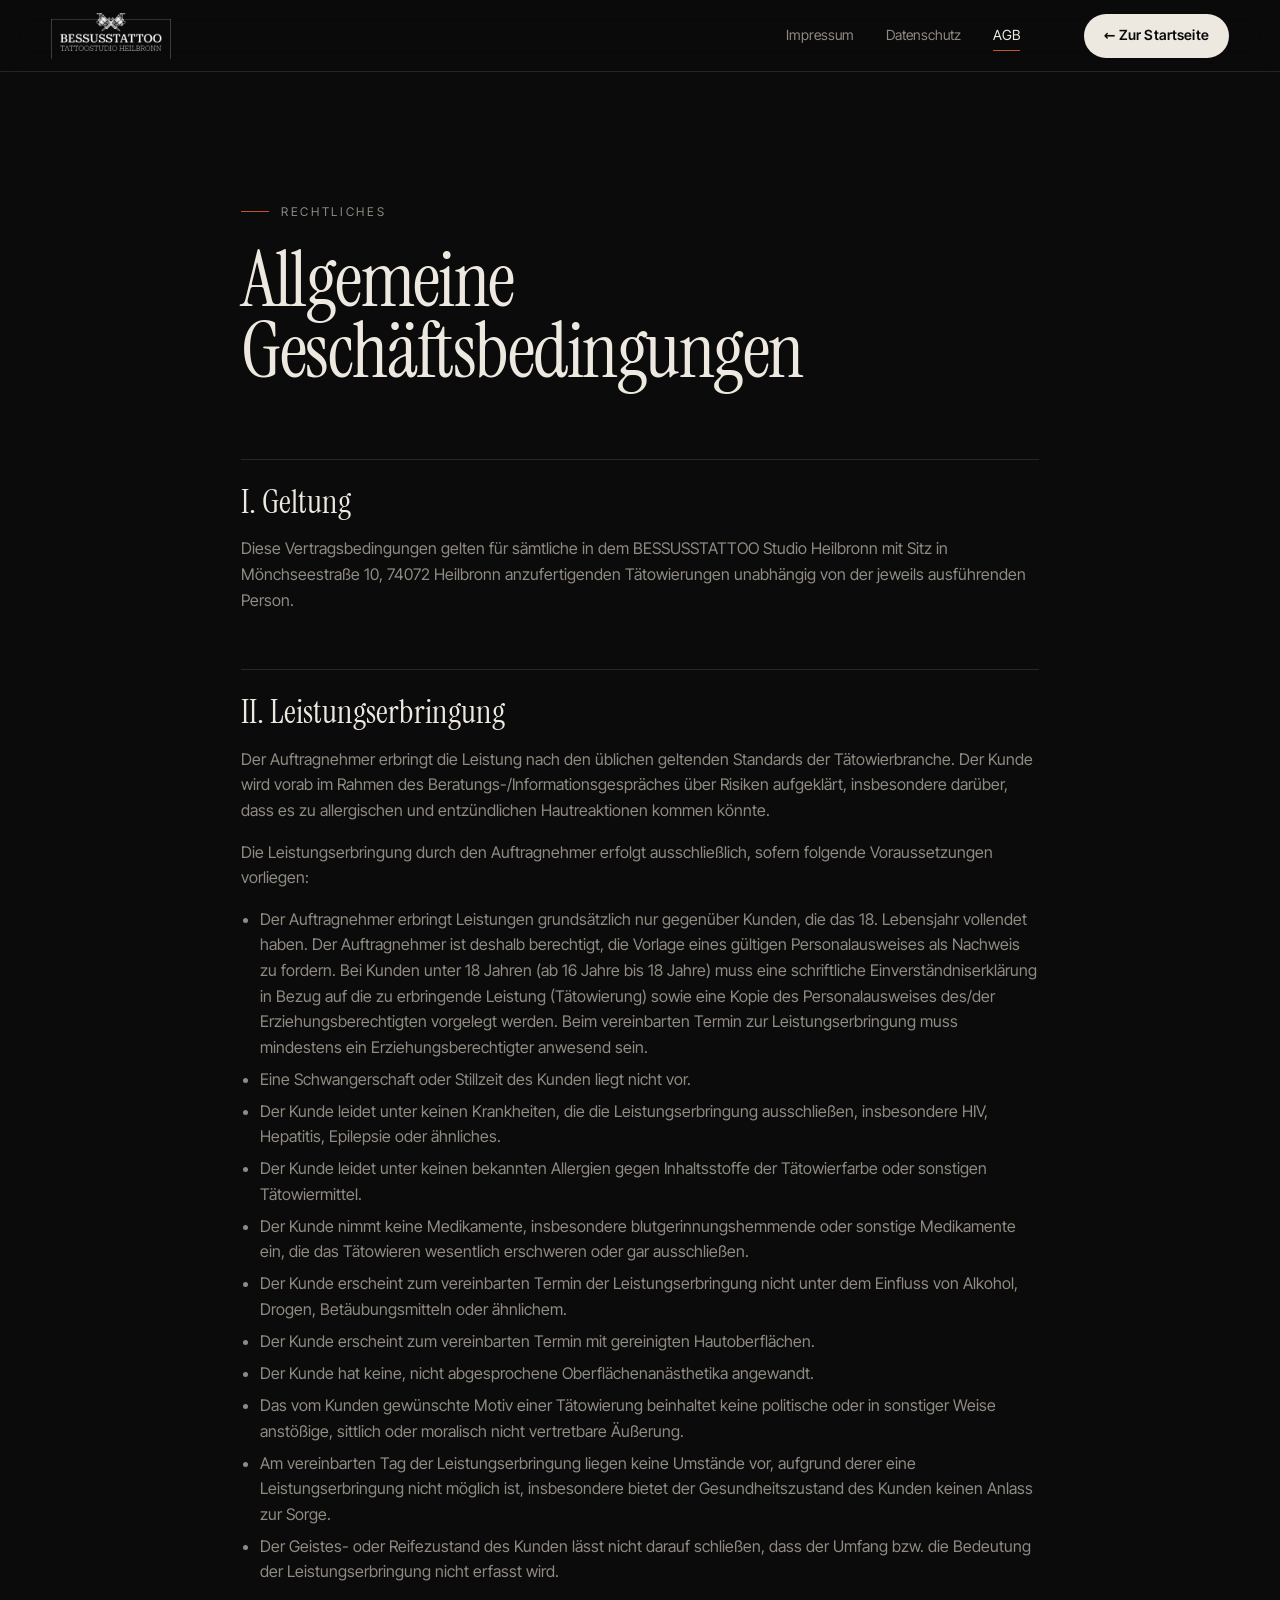
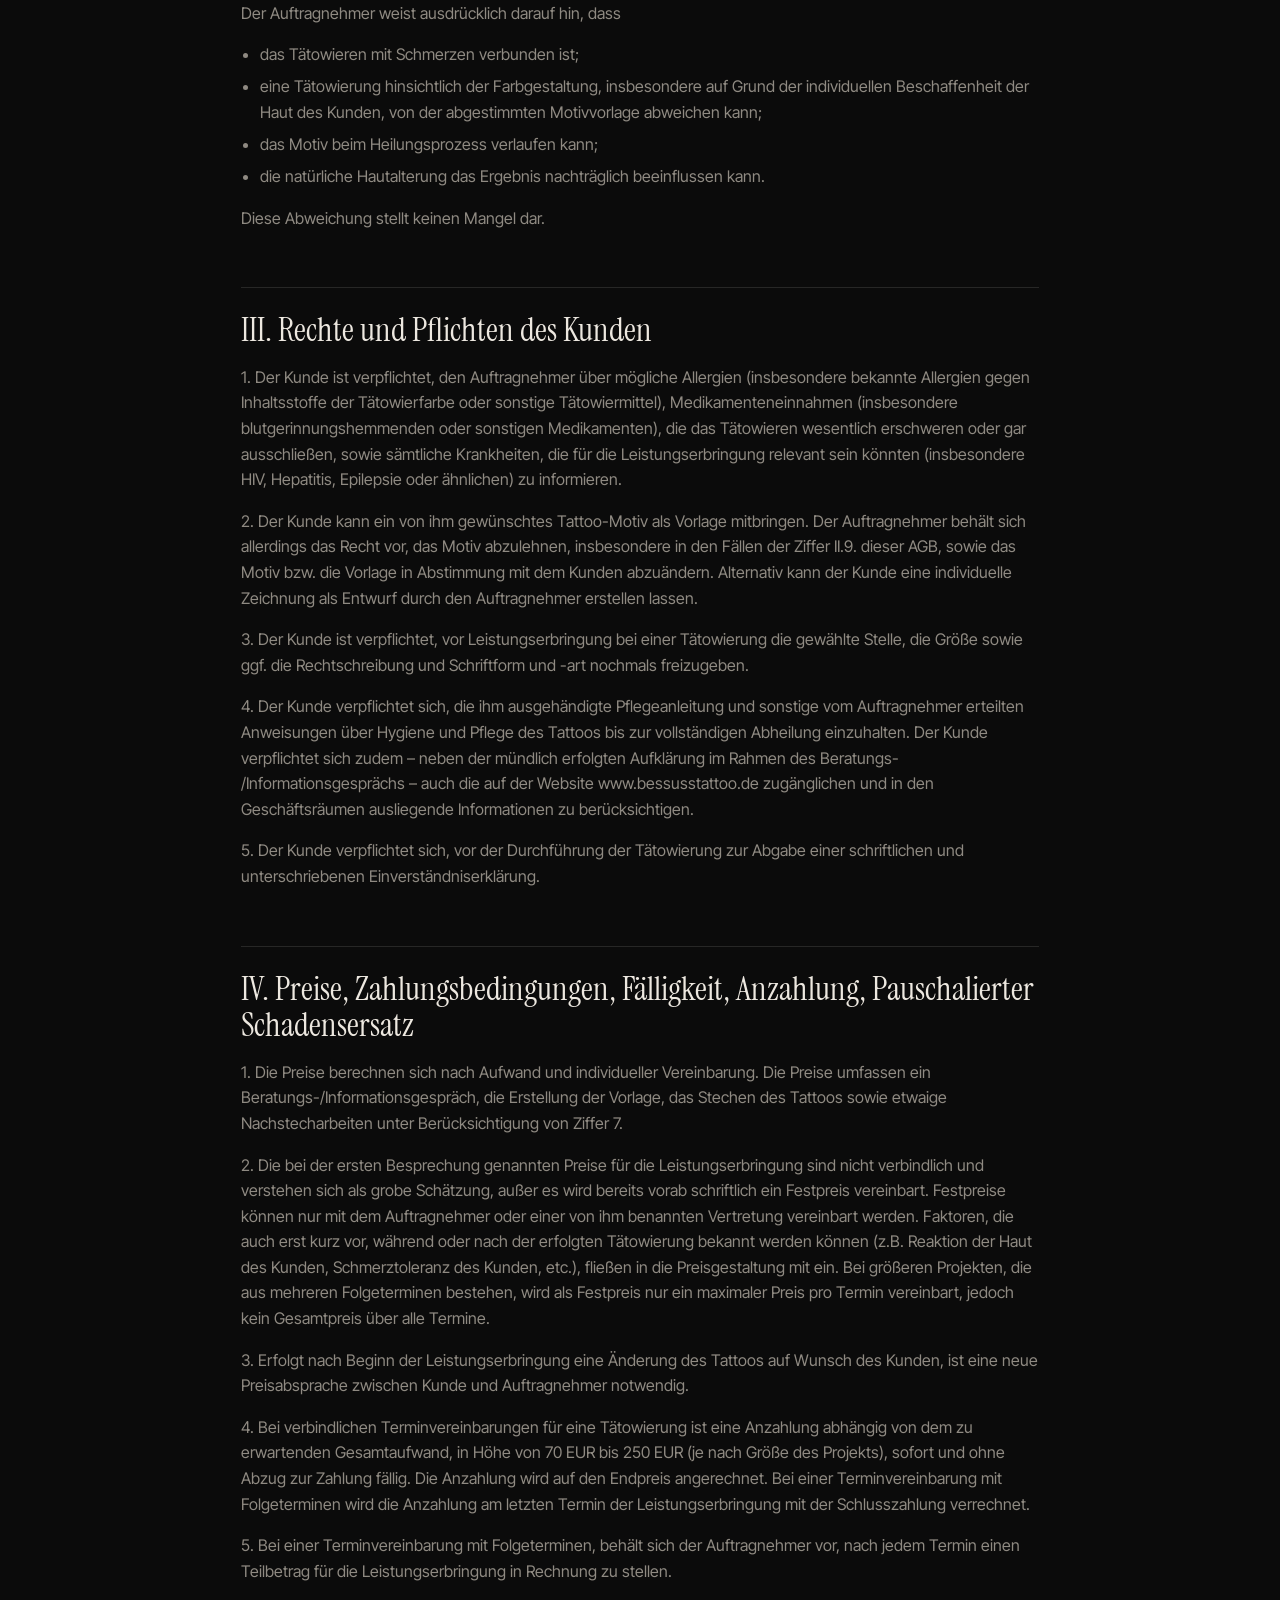
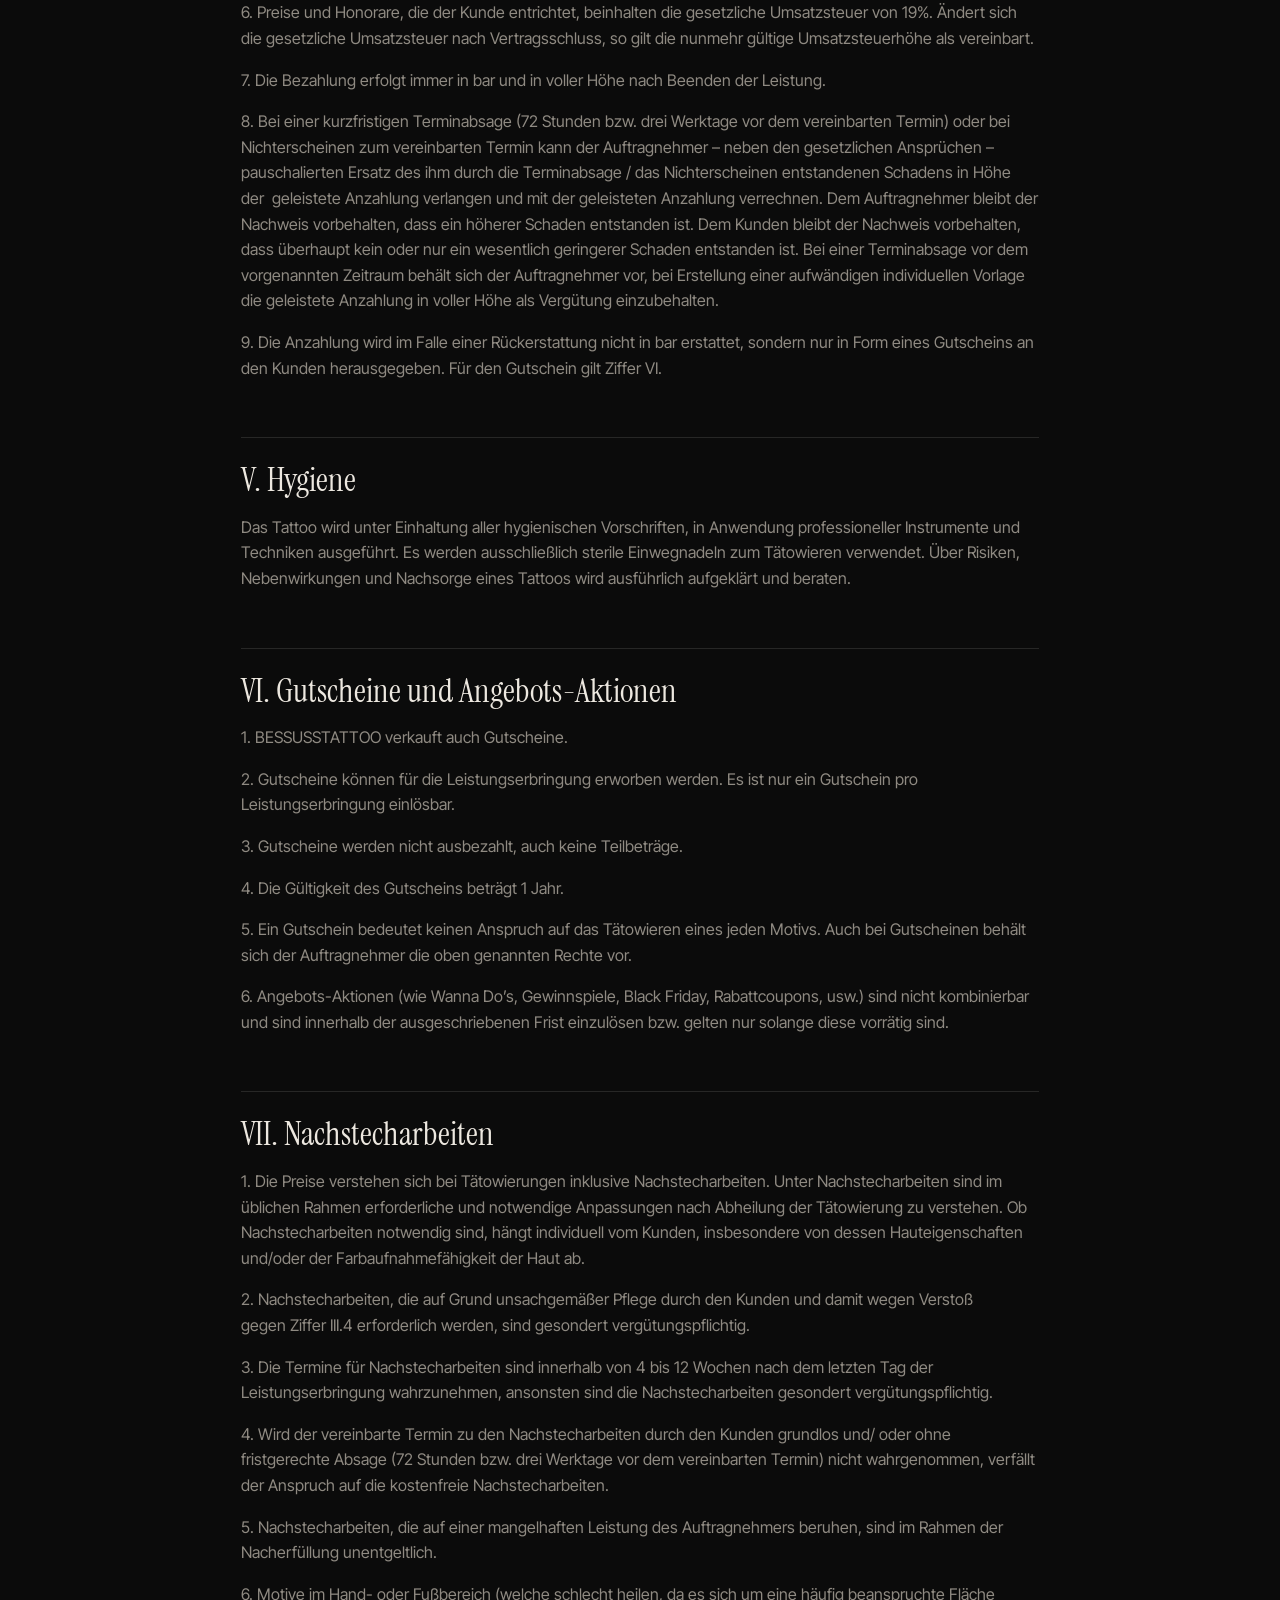
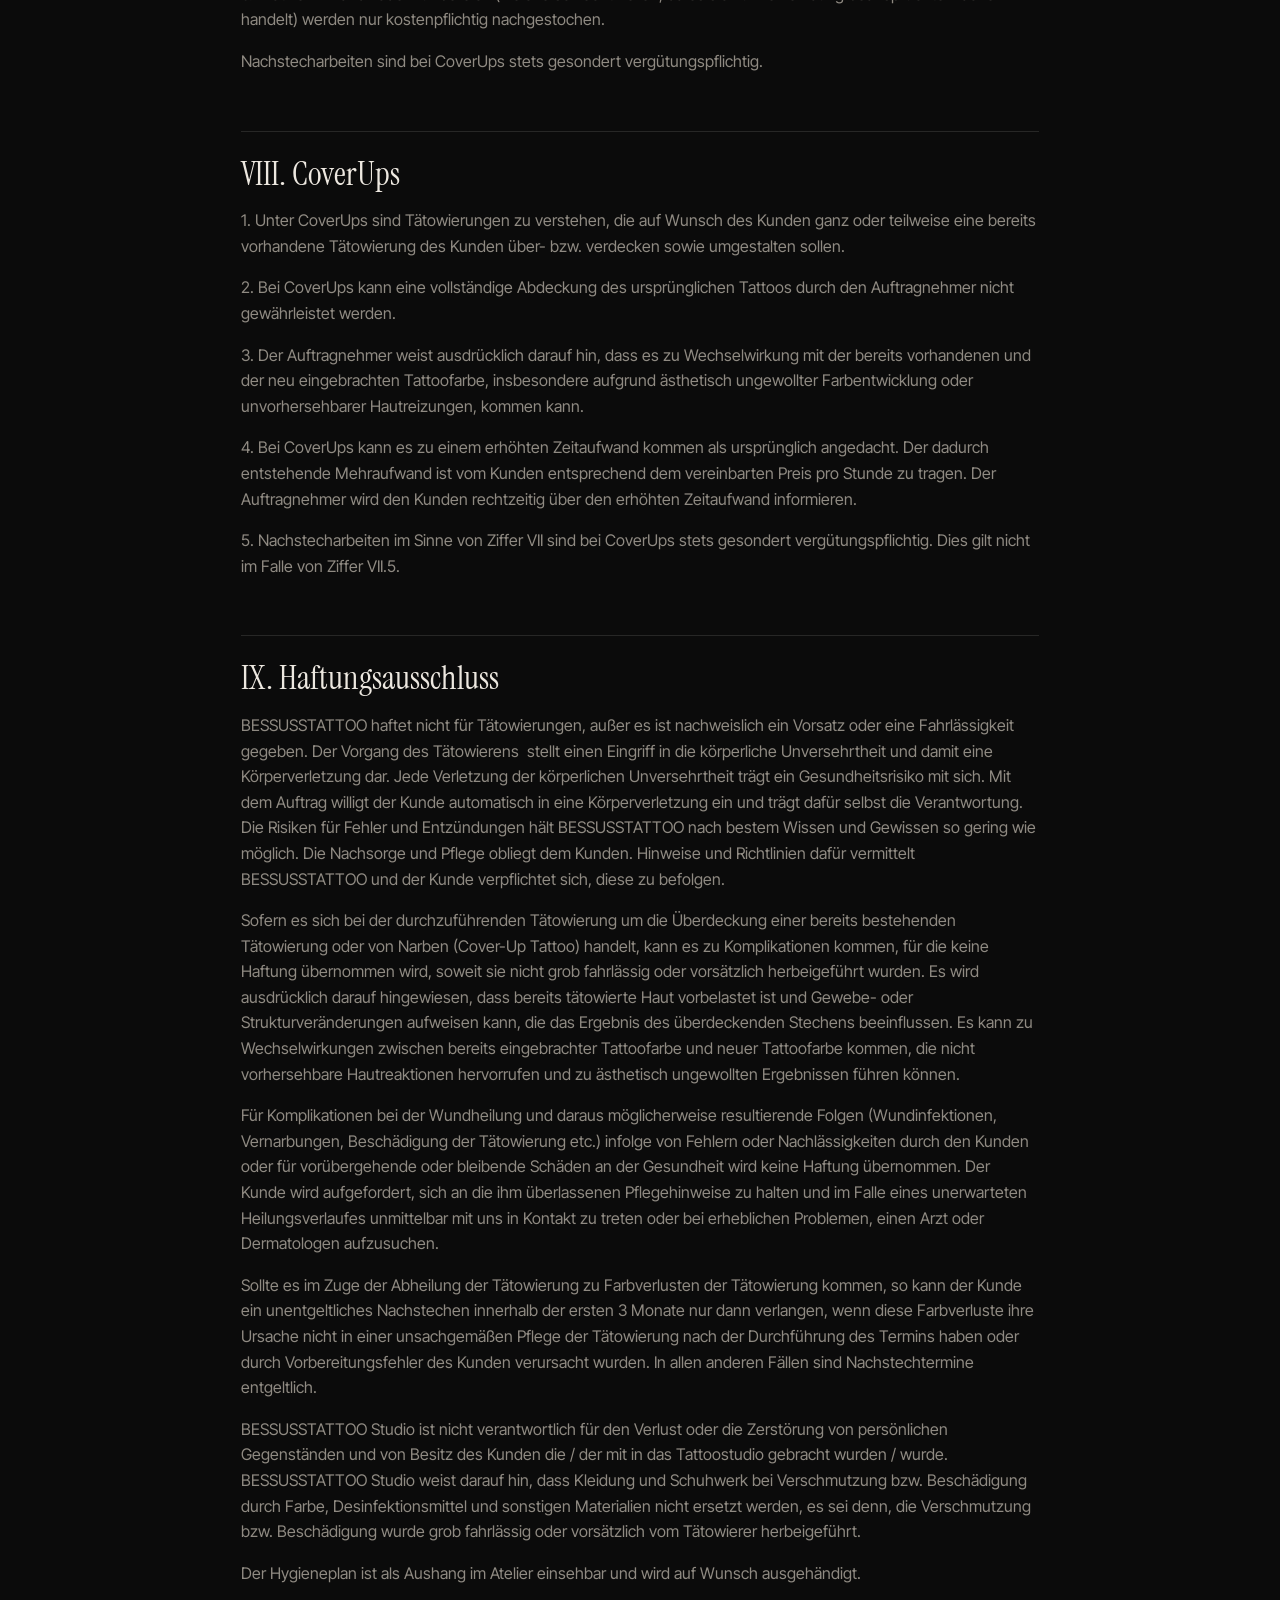
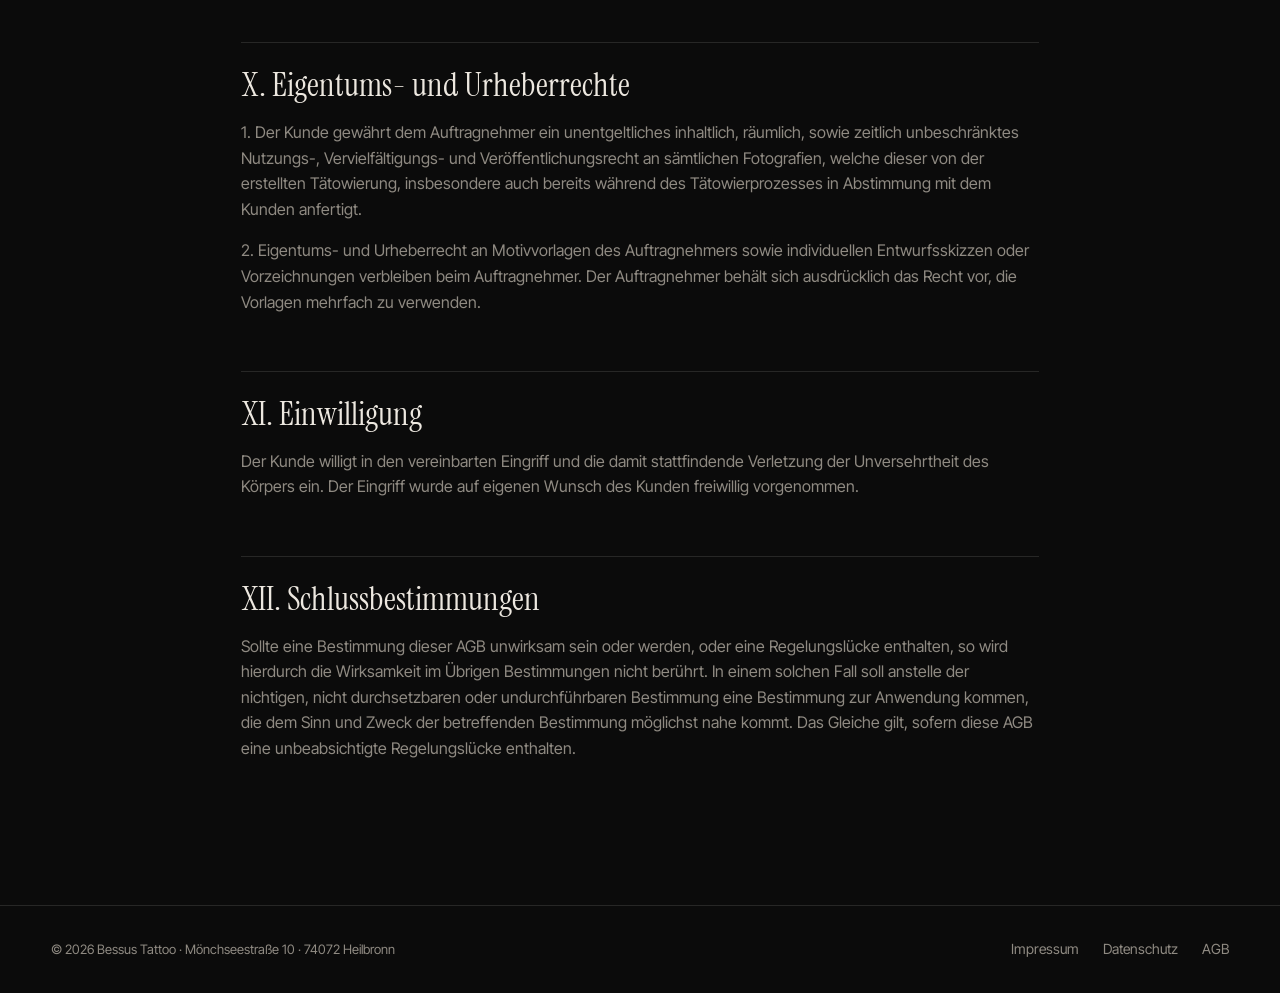
<file: agb.html>
<!doctype html>
<html lang="de">
<head>
<meta charset="utf-8">
<meta name="viewport" content="width=device-width, initial-scale=1">
<title>Allgemeine Geschäftsbedingungen – Bessus Tattoo Heilbronn</title>
<meta name="description" content="AGB von Bessus Tattoo, Tattoostudio in Heilbronn.">
<meta name="robots" content="noindex, follow">
<link rel="canonical" href="https://bessusstattoo.de/agb.html">
<meta name="theme-color" content="#0b0b0b">
<link rel="icon" type="image/png" href="assets/img/brand/favicon.png">
<link rel="stylesheet" href="assets/css/style.css?v=7">
</head>
<body class="is-ready legal-page">
<a class="skip" href="#main">Zum Inhalt springen</a>
<header class="header is-scrolled">
  <a class="header__logo" href="index.html" aria-label="Bessus Tattoo – zur Startseite">
    <img src="assets/img/brand/logo.png" alt="Bessus Tattoo – Tattoostudio Heilbronn" width="1200" height="459">
  </a>
  <nav class="nav" aria-label="Rechtliches">
    <a href="impressum.html">Impressum</a>
    <a href="datenschutz.html">Datenschutz</a>
    <a href="agb.html" class="is-active">AGB</a>
  </nav>
  <a class="btn btn--small header__back" href="index.html">← Zur Startseite</a>
</header>
<main id="main" class="legal">
  <div class="wrap legal__wrap">
    <p class="eyebrow">Rechtliches</p>
    <h1 class="h2">Allgemeine Geschäftsbedingungen</h1>
    <div class="legal__body">
      <h2>I. Geltung</h2>
      <p>Diese Vertragsbedingungen gelten für sämtliche in dem BESSUSSTATTOO Studio Heilbronn mit Sitz in Mönchseestraße 10, 74072 Heilbronn anzufertigenden Tätowierungen unabhängig von der jeweils ausführenden Person.</p>
      <h2>II. Leistungserbringung</h2>
      <p>Der Auftragnehmer erbringt die Leistung nach den üblichen geltenden Standards der Tätowierbranche. Der Kunde wird vorab im Rahmen des Beratungs-/Informationsgespräches über Risiken aufgeklärt, insbesondere darüber, dass es zu allergischen und entzündlichen Hautreaktionen kommen könnte.</p>
      <p>Die Leistungserbringung durch den Auftragnehmer erfolgt ausschließlich, sofern folgende Voraussetzungen vorliegen:</p>
      <ul>
        <li>Der Auftragnehmer erbringt Leistungen grundsätzlich nur gegenüber Kunden, die das 18. Lebensjahr vollendet haben. Der Auftragnehmer ist deshalb berechtigt, die Vorlage eines gültigen Personalausweises als Nachweis zu fordern. Bei Kunden unter 18 Jahren (ab 16 Jahre bis 18 Jahre) muss eine schriftliche Einverständniserklärung in Bezug auf die zu erbringende Leistung (Tätowierung) sowie eine Kopie des Personalausweises des/der Erziehungsberechtigten vorgelegt werden. Beim vereinbarten Termin zur Leistungserbringung muss mindestens ein Erziehungsberechtigter anwesend sein.</li>
        <li>Eine Schwangerschaft oder Stillzeit des Kunden liegt nicht vor.</li>
        <li>Der Kunde leidet unter keinen Krankheiten, die die Leistungserbringung ausschließen, insbesondere HIV, Hepatitis, Epilepsie oder ähnliches.</li>
        <li>Der Kunde leidet unter keinen bekannten Allergien gegen Inhaltsstoffe der Tätowierfarbe oder sonstigen Tätowiermittel.</li>
        <li>Der Kunde nimmt keine Medikamente, insbesondere blutgerinnungshemmende oder sonstige Medikamente ein, die das Tätowieren wesentlich erschweren oder gar ausschließen.</li>
        <li>Der Kunde erscheint zum vereinbarten Termin der Leistungserbringung nicht unter dem Einfluss von Alkohol, Drogen, Betäubungsmitteln oder ähnlichem.</li>
        <li>Der Kunde erscheint zum vereinbarten Termin mit gereinigten Hautoberflächen.</li>
        <li>Der Kunde hat keine, nicht abgesprochene Oberflächenanästhetika angewandt.</li>
        <li>Das vom Kunden gewünschte Motiv einer Tätowierung beinhaltet keine politische oder in sonstiger Weise anstößige, sittlich oder moralisch nicht vertretbare Äußerung.</li>
        <li>Am vereinbarten Tag der Leistungserbringung liegen keine Umstände vor, aufgrund derer eine Leistungserbringung nicht möglich ist, insbesondere bietet der Gesundheitszustand des Kunden keinen Anlass zur Sorge.</li>
        <li>Der Geistes- oder Reifezustand des Kunden lässt nicht darauf schließen, dass der Umfang bzw. die Bedeutung der Leistungserbringung nicht erfasst wird.</li>
      </ul>
      <p>Der Auftragnehmer weist ausdrücklich darauf hin, dass</p>
      <ul>
        <li>das Tätowieren mit Schmerzen verbunden ist;</li>
        <li>eine Tätowierung hinsichtlich der Farbgestaltung, insbesondere auf Grund der individuellen Beschaffenheit der Haut des Kunden, von der abgestimmten Motivvorlage abweichen kann;</li>
        <li>das Motiv beim Heilungsprozess verlaufen kann;</li>
        <li>die natürliche Hautalterung das Ergebnis nachträglich beeinflussen kann.</li>
      </ul>
      <p>Diese Abweichung stellt keinen Mangel dar.</p>
      <h2>III. Rechte und Pflichten des Kunden</h2>
      <p>1. Der Kunde ist verpflichtet, den Auftragnehmer über mögliche Allergien (insbesondere bekannte Allergien gegen Inhaltsstoffe der Tätowierfarbe oder sonstige Tätowiermittel), Medikamenteneinnahmen (insbesondere blutgerinnungshemmenden oder sonstigen Medikamenten), die das Tätowieren wesentlich erschweren oder gar ausschließen, sowie sämtliche Krankheiten, die für die Leistungserbringung relevant sein könnten (insbesondere HIV, Hepatitis, Epilepsie oder ähnlichen) zu informieren.</p>
      <p>2. Der Kunde kann ein von ihm gewünschtes Tattoo-Motiv als Vorlage mitbringen. Der Auftragnehmer behält sich allerdings das Recht vor, das Motiv abzulehnen, insbesondere in den Fällen der Ziffer II.9. dieser AGB, sowie das Motiv bzw. die Vorlage in Abstimmung mit dem Kunden abzuändern. Alternativ kann der Kunde eine individuelle Zeichnung als Entwurf durch den Auftragnehmer erstellen lassen.</p>
      <p>3. Der Kunde ist verpflichtet, vor Leistungserbringung bei einer Tätowierung die gewählte Stelle, die Größe sowie ggf. die Rechtschreibung und Schriftform und -art nochmals freizugeben.</p>
      <p>4. Der Kunde verpflichtet sich, die ihm ausgehändigte Pflegeanleitung und sonstige vom Auftragnehmer erteilten Anweisungen über Hygiene und Pflege des Tattoos bis zur vollständigen Abheilung einzuhalten. Der Kunde verpflichtet sich zudem – neben der mündlich erfolgten Aufklärung im Rahmen des Beratungs- /Informationsgesprächs – auch die auf der Website www.bessusstattoo.de zugänglichen und in den Geschäftsräumen ausliegende Informationen zu berücksichtigen.</p>
      <p>5. Der Kunde verpflichtet sich, vor der Durchführung der Tätowierung zur Abgabe einer schriftlichen und unterschriebenen Einverständniserklärung.</p>
      <h2>IV. Preise, Zahlungsbedingungen, Fälligkeit, Anzahlung, Pauschalierter Schadensersatz</h2>
      <p>1. Die Preise berechnen sich nach Aufwand und individueller Vereinbarung. Die Preise umfassen ein Beratungs-/Informationsgespräch, die Erstellung der Vorlage, das Stechen des Tattoos sowie etwaige Nachstecharbeiten unter Berücksichtigung von Ziffer 7.</p>
      <p>2. Die bei der ersten Besprechung genannten Preise für die Leistungserbringung sind nicht verbindlich und verstehen sich als grobe Schätzung, außer es wird bereits vorab schriftlich ein Festpreis vereinbart. Festpreise können nur mit dem Auftragnehmer oder einer von ihm benannten Vertretung vereinbart werden. Faktoren, die auch erst kurz vor, während oder nach der erfolgten Tätowierung bekannt werden können (z.B. Reaktion der Haut des Kunden, Schmerztoleranz des Kunden, etc.), fließen in die Preisgestaltung mit ein. Bei größeren Projekten, die aus mehreren Folgeterminen bestehen, wird als Festpreis nur ein maximaler Preis pro Termin vereinbart, jedoch kein Gesamtpreis über alle Termine.</p>
      <p>3. Erfolgt nach Beginn der Leistungserbringung eine Änderung des Tattoos auf Wunsch des Kunden, ist eine neue Preisabsprache zwischen Kunde und Auftragnehmer notwendig.</p>
      <p>4. Bei verbindlichen Terminvereinbarungen für eine Tätowierung ist eine Anzahlung abhängig von dem zu erwartenden Gesamtaufwand, in Höhe von 70 EUR bis 250 EUR (je nach Größe des Projekts), sofort und ohne Abzug zur Zahlung fällig. Die Anzahlung wird auf den Endpreis angerechnet. Bei einer Terminvereinbarung mit Folgeterminen wird die Anzahlung am letzten Termin der Leistungserbringung mit der Schlusszahlung verrechnet.</p>
      <p>5. Bei einer Terminvereinbarung mit Folgeterminen, behält sich der Auftragnehmer vor, nach jedem Termin einen Teilbetrag für die Leistungserbringung in Rechnung zu stellen.</p>
      <p>6. Preise und Honorare, die der Kunde entrichtet, beinhalten die gesetzliche Umsatzsteuer von 19%. Ändert sich die gesetzliche Umsatzsteuer nach Vertragsschluss, so gilt die nunmehr gültige Umsatzsteuerhöhe als vereinbart.</p>
      <p>7. Die Bezahlung erfolgt immer in bar und in voller Höhe nach Beenden der Leistung.</p>
      <p>8. Bei einer kurzfristigen Terminabsage (72 Stunden bzw. drei Werktage vor dem vereinbarten Termin) oder bei Nichterscheinen zum vereinbarten Termin kann der Auftragnehmer – neben den gesetzlichen Ansprüchen – pauschalierten Ersatz des ihm durch die Terminabsage / das Nichterscheinen entstandenen Schadens in Höhe der  geleistete Anzahlung verlangen und mit der geleisteten Anzahlung verrechnen. Dem Auftragnehmer bleibt der Nachweis vorbehalten, dass ein höherer Schaden entstanden ist. Dem Kunden bleibt der Nachweis vorbehalten, dass überhaupt kein oder nur ein wesentlich geringerer Schaden entstanden ist. Bei einer Terminabsage vor dem vorgenannten Zeitraum behält sich der Auftragnehmer vor, bei Erstellung einer aufwändigen individuellen Vorlage die geleistete Anzahlung in voller Höhe als Vergütung einzubehalten.</p>
      <p>9. Die Anzahlung wird im Falle einer Rückerstattung nicht in bar erstattet, sondern nur in Form eines Gutscheins an den Kunden herausgegeben. Für den Gutschein gilt Ziffer VI.</p>
      <h2>V. Hygiene</h2>
      <p>Das Tattoo wird unter Einhaltung aller hygienischen Vorschriften, in Anwendung professioneller Instrumente und Techniken ausgeführt. Es werden ausschließlich sterile Einwegnadeln zum Tätowieren verwendet. Über Risiken, Nebenwirkungen und Nachsorge eines Tattoos wird ausführlich aufgeklärt und beraten.</p>
      <h2>VI. Gutscheine und Angebots-Aktionen</h2>
      <p>1. BESSUSSTATTOO verkauft auch Gutscheine.</p>
      <p>2. Gutscheine können für die Leistungserbringung erworben werden. Es ist nur ein Gutschein pro Leistungserbringung einlösbar.</p>
      <p>3. Gutscheine werden nicht ausbezahlt, auch keine Teilbeträge.</p>
      <p>4. Die Gültigkeit des Gutscheins beträgt 1 Jahr.</p>
      <p>5. Ein Gutschein bedeutet keinen Anspruch auf das Tätowieren eines jeden Motivs. Auch bei Gutscheinen behält sich der Auftragnehmer die oben genannten Rechte vor.</p>
      <p>6. Angebots-Aktionen (wie Wanna Do’s, Gewinnspiele, Black Friday, Rabattcoupons, usw.) sind nicht kombinierbar und sind innerhalb der ausgeschriebenen Frist einzulösen bzw. gelten nur solange diese vorrätig sind.</p>
      <h2>VII. Nachstecharbeiten</h2>
      <p>1. Die Preise verstehen sich bei Tätowierungen inklusive Nachstecharbeiten. Unter Nachstecharbeiten sind im üblichen Rahmen erforderliche und notwendige Anpassungen nach Abheilung der Tätowierung zu verstehen. Ob Nachstecharbeiten notwendig sind, hängt individuell vom Kunden, insbesondere von dessen Hauteigenschaften und/oder der Farbaufnahmefähigkeit der Haut ab.</p>
      <p>2. Nachstecharbeiten, die auf Grund unsachgemäßer Pflege durch den Kunden und damit wegen Verstoß gegen Ziffer III.4 erforderlich werden, sind gesondert vergütungspflichtig.</p>
      <p>3. Die Termine für Nachstecharbeiten sind innerhalb von 4 bis 12 Wochen nach dem letzten Tag der Leistungserbringung wahrzunehmen, ansonsten sind die Nachstecharbeiten gesondert vergütungspflichtig.</p>
      <p>4. Wird der vereinbarte Termin zu den Nachstecharbeiten durch den Kunden grundlos und/ oder ohne fristgerechte Absage (72 Stunden bzw. drei Werktage vor dem vereinbarten Termin) nicht wahrgenommen, verfällt der Anspruch auf die kostenfreie Nachstecharbeiten.</p>
      <p>5. Nachstecharbeiten, die auf einer mangelhaften Leistung des Auftragnehmers beruhen, sind im Rahmen der Nacherfüllung unentgeltlich.</p>
      <p>6. Motive im Hand- oder Fußbereich (welche schlecht heilen, da es sich um eine häufig beanspruchte Fläche handelt) werden nur kostenpflichtig nachgestochen.</p>
      <p>Nachstecharbeiten sind bei CoverUps stets gesondert vergütungspflichtig.</p>
      <h2>VIII. CoverUps</h2>
      <p>1. Unter CoverUps sind Tätowierungen zu verstehen, die auf Wunsch des Kunden ganz oder teilweise eine bereits vorhandene Tätowierung des Kunden über- bzw. verdecken sowie umgestalten sollen.</p>
      <p>2. Bei CoverUps kann eine vollständige Abdeckung des ursprünglichen Tattoos durch den Auftragnehmer nicht gewährleistet werden.</p>
      <p>3. Der Auftragnehmer weist ausdrücklich darauf hin, dass es zu Wechselwirkung mit der bereits vorhandenen und der neu eingebrachten Tattoofarbe, insbesondere aufgrund ästhetisch ungewollter Farbentwicklung oder unvorhersehbarer Hautreizungen, kommen kann.</p>
      <p>4. Bei CoverUps kann es zu einem erhöhten Zeitaufwand kommen als ursprünglich angedacht. Der dadurch entstehende Mehraufwand ist vom Kunden entsprechend dem vereinbarten Preis pro Stunde zu tragen. Der Auftragnehmer wird den Kunden rechtzeitig über den erhöhten Zeitaufwand informieren.</p>
      <p>5. Nachstecharbeiten im Sinne von Ziffer VII sind bei CoverUps stets gesondert vergütungspflichtig. Dies gilt nicht im Falle von Ziffer VII.5.</p>
      <h2>IX. Haftungsausschluss</h2>
      <p>BESSUSSTATTOO haftet nicht für Tätowierungen, außer es ist nachweislich ein Vorsatz oder eine Fahrlässigkeit gegeben. Der Vorgang des Tätowierens  stellt einen Eingriff in die körperliche Unversehrtheit und damit eine Körperverletzung dar. Jede Verletzung der körperlichen Unversehrtheit trägt ein Gesundheitsrisiko mit sich. Mit dem Auftrag willigt der Kunde automatisch in eine Körperverletzung ein und trägt dafür selbst die Verantwortung. Die Risiken für Fehler und Entzündungen hält BESSUSSTATTOO nach bestem Wissen und Gewissen so gering wie möglich. Die Nachsorge und Pflege obliegt dem Kunden. Hinweise und Richtlinien dafür vermittelt BESSUSSTATTOO und der Kunde verpflichtet sich, diese zu befolgen.</p>
      <p>Sofern es sich bei der durchzuführenden Tätowierung um die Überdeckung einer bereits bestehenden Tätowierung oder von Narben (Cover-Up Tattoo) handelt, kann es zu Komplikationen kommen, für die keine Haftung übernommen wird, soweit sie nicht grob fahrlässig oder vorsätzlich herbeigeführt wurden. Es wird ausdrücklich darauf hingewiesen, dass bereits tätowierte Haut vorbelastet ist und Gewebe- oder Strukturveränderungen aufweisen kann, die das Ergebnis des überdeckenden Stechens beeinflussen. Es kann zu Wechselwirkungen zwischen bereits eingebrachter Tattoofarbe und neuer Tattoofarbe kommen, die nicht vorhersehbare Hautreaktionen hervorrufen und zu ästhetisch ungewollten Ergebnissen führen können.</p>
      <p>Für Komplikationen bei der Wundheilung und daraus möglicherweise resultierende Folgen (Wundinfektionen, Vernarbungen, Beschädigung der Tätowierung etc.) infolge von Fehlern oder Nachlässigkeiten durch den Kunden oder für vorübergehende oder bleibende Schäden an der Gesundheit wird keine Haftung übernommen. Der Kunde wird aufgefordert, sich an die ihm überlassenen Pflegehinweise zu halten und im Falle eines unerwarteten Heilungsverlaufes unmittelbar mit uns in Kontakt zu treten oder bei erheblichen Problemen, einen Arzt oder Dermatologen aufzusuchen.</p>
      <p>Sollte es im Zuge der Abheilung der Tätowierung zu Farbverlusten der Tätowierung kommen, so kann der Kunde ein unentgeltliches Nachstechen innerhalb der ersten 3 Monate nur dann verlangen, wenn diese Farbverluste ihre Ursache nicht in einer unsachgemäßen Pflege der Tätowierung nach der Durchführung des Termins haben oder durch Vorbereitungsfehler des Kunden verursacht wurden. In allen anderen Fällen sind Nachstechtermine entgeltlich.</p>
      <p>BESSUSSTATTOO Studio ist nicht verantwortlich für den Verlust oder die Zerstörung von persönlichen Gegenständen und von Besitz des Kunden die / der mit in das Tattoostudio gebracht wurden / wurde. BESSUSSTATTOO Studio weist darauf hin, dass Kleidung und Schuhwerk bei Verschmutzung bzw. Beschädigung durch Farbe, Desinfektionsmittel und sonstigen Materialien nicht ersetzt werden, es sei denn, die Verschmutzung bzw. Beschädigung wurde grob fahrlässig oder vorsätzlich vom Tätowierer herbeigeführt.</p>
      <p>Der Hygieneplan ist als Aushang im Atelier einsehbar und wird auf Wunsch ausgehändigt.</p>
      <h2>X. Eigentums- und Urheberrechte</h2>
      <p>1. Der Kunde gewährt dem Auftragnehmer ein unentgeltliches inhaltlich, räumlich, sowie zeitlich unbeschränktes Nutzungs-, Vervielfältigungs- und Veröffentlichungsrecht an sämtlichen Fotografien, welche dieser von der erstellten Tätowierung, insbesondere auch bereits während des Tätowierprozesses in Abstimmung mit dem Kunden anfertigt.</p>
      <p>2. Eigentums- und Urheberrecht an Motivvorlagen des Auftragnehmers sowie individuellen Entwurfsskizzen oder Vorzeichnungen verbleiben beim Auftragnehmer. Der Auftragnehmer behält sich ausdrücklich das Recht vor, die Vorlagen mehrfach zu verwenden.</p>
      <h2>XI. Einwilligung</h2>
      <p>Der Kunde willigt in den vereinbarten Eingriff und die damit stattfindende Verletzung der Unversehrtheit des Körpers ein. Der Eingriff wurde auf eigenen Wunsch des Kunden freiwillig vorgenommen.</p>
      <h2>XII. Schlussbestimmungen</h2>
      <p>Sollte eine Bestimmung dieser AGB unwirksam sein oder werden, oder eine Regelungslücke enthalten, so wird hierdurch die Wirksamkeit im Übrigen Bestimmungen nicht berührt. In einem solchen Fall soll anstelle der nichtigen, nicht durchsetzbaren oder undurchführbaren Bestimmung eine Bestimmung zur Anwendung kommen, die dem Sinn und Zweck der betreffenden Bestimmung möglichst nahe kommt. Das Gleiche gilt, sofern diese AGB eine unbeabsichtigte Regelungslücke enthalten.</p>
    </div>
  </div>
</main>
<footer class="footer footer--slim">
  <div class="wrap">
    <div class="footer__bottom">
      <span>© 2026 Bessus Tattoo · Mönchseestraße 10 · 74072 Heilbronn</span>
      <nav class="footer__links" aria-label="Rechtliches">
        <a href="impressum.html">Impressum</a>
        <a href="datenschutz.html">Datenschutz</a>
        <a href="agb.html">AGB</a>
      </nav>
    </div>
  </div>
</footer>
</body>
</html>
</file>
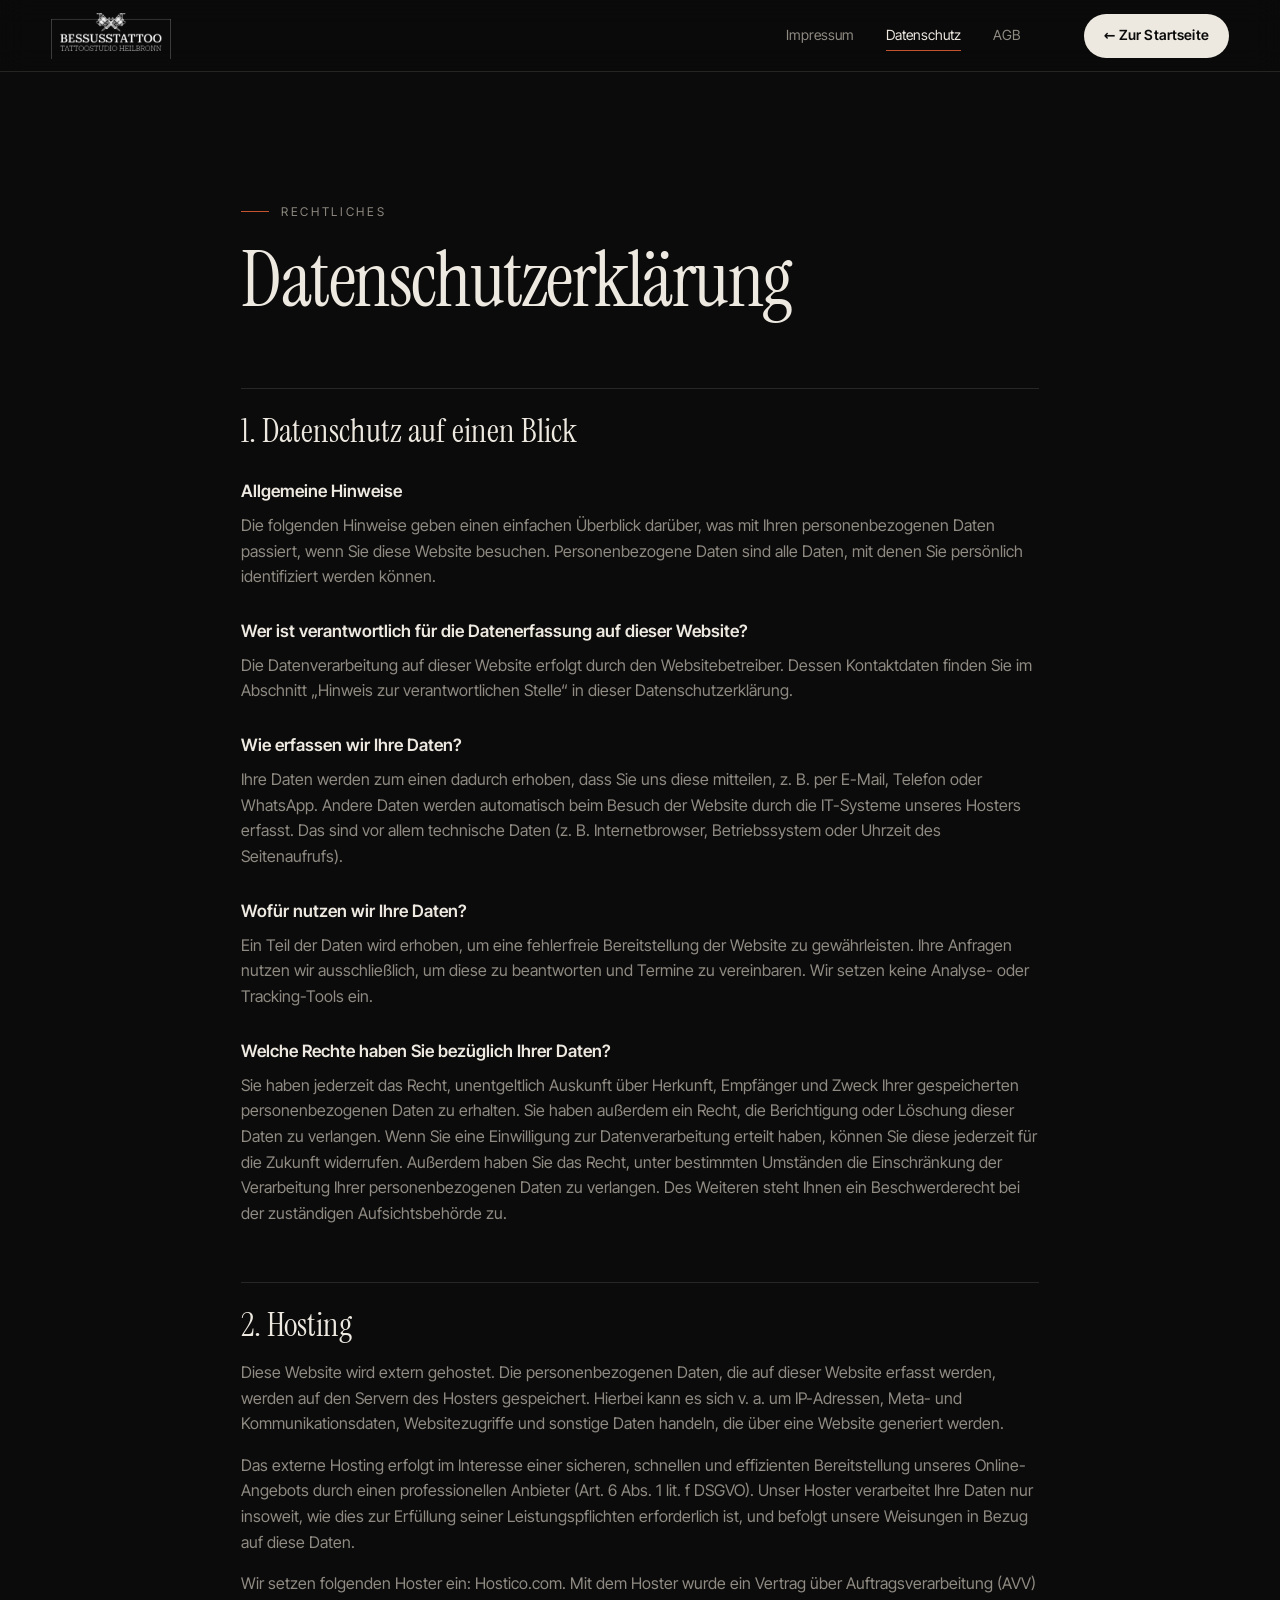
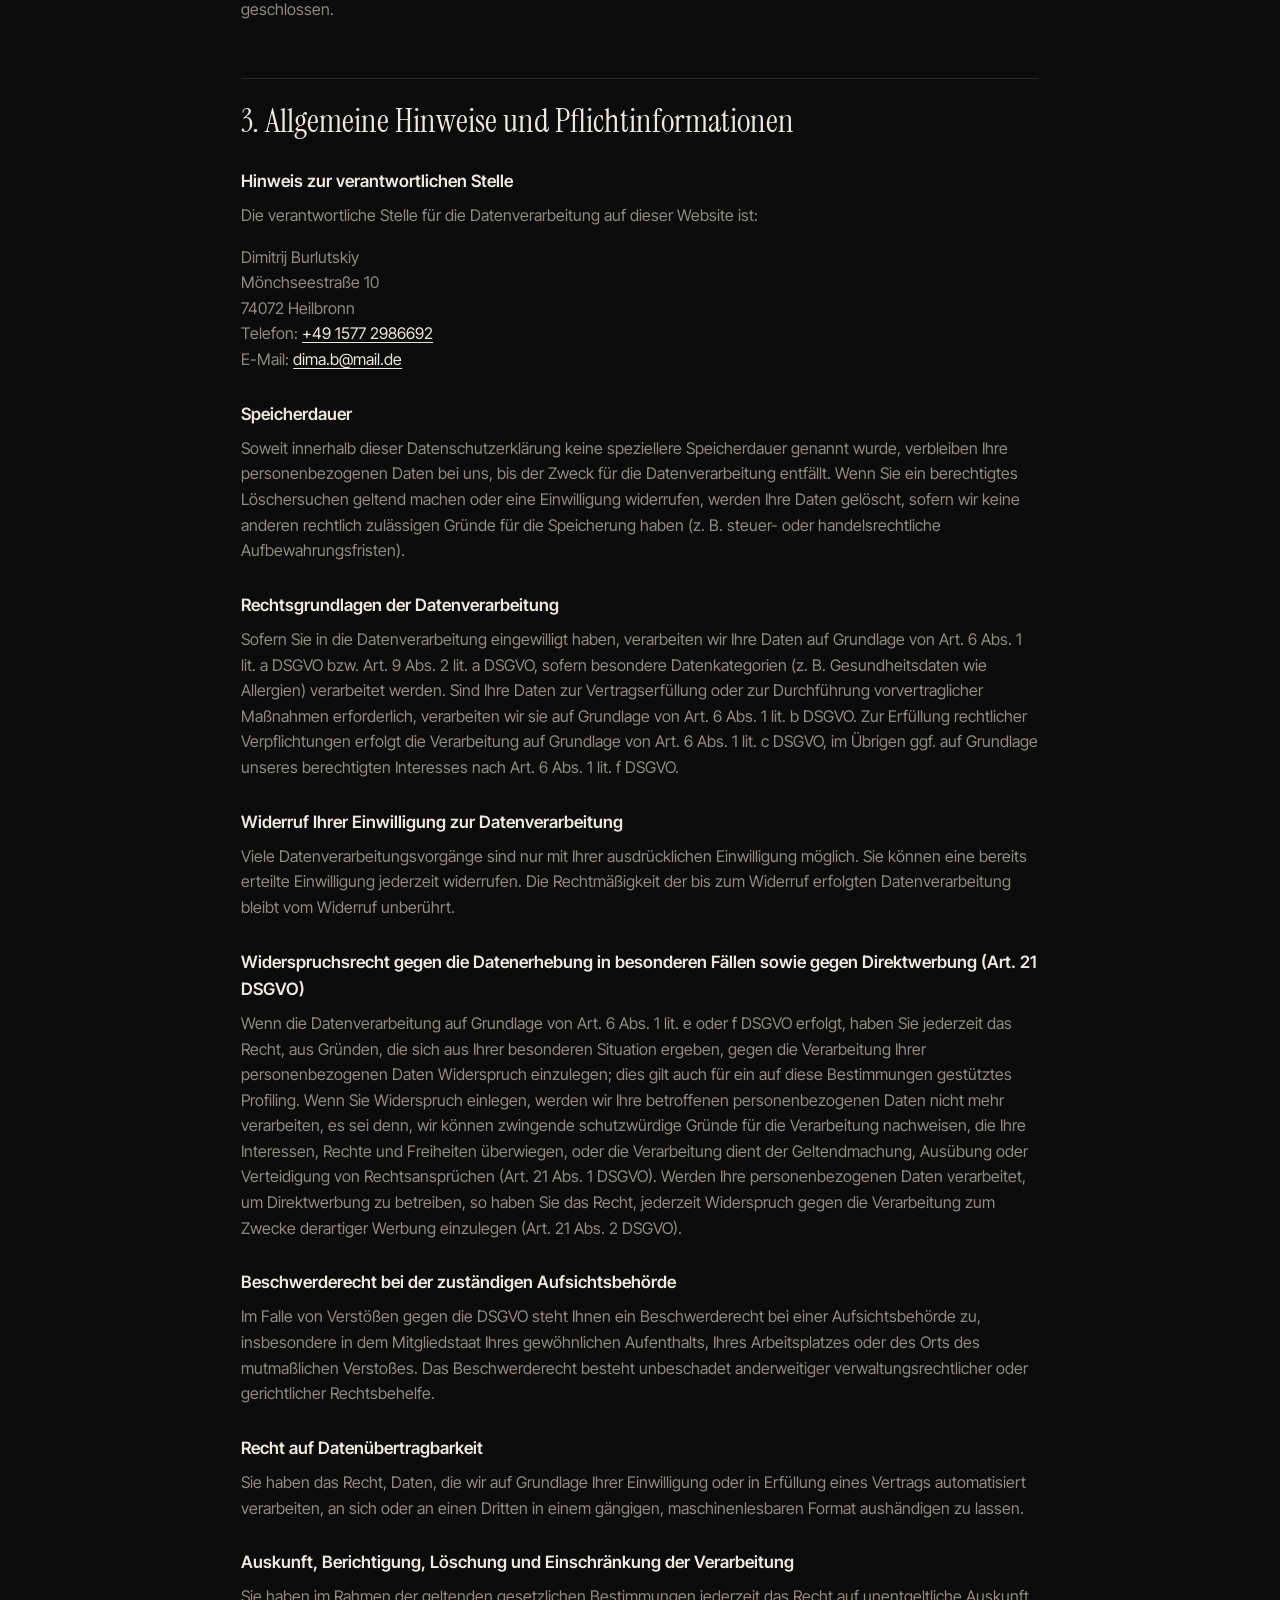
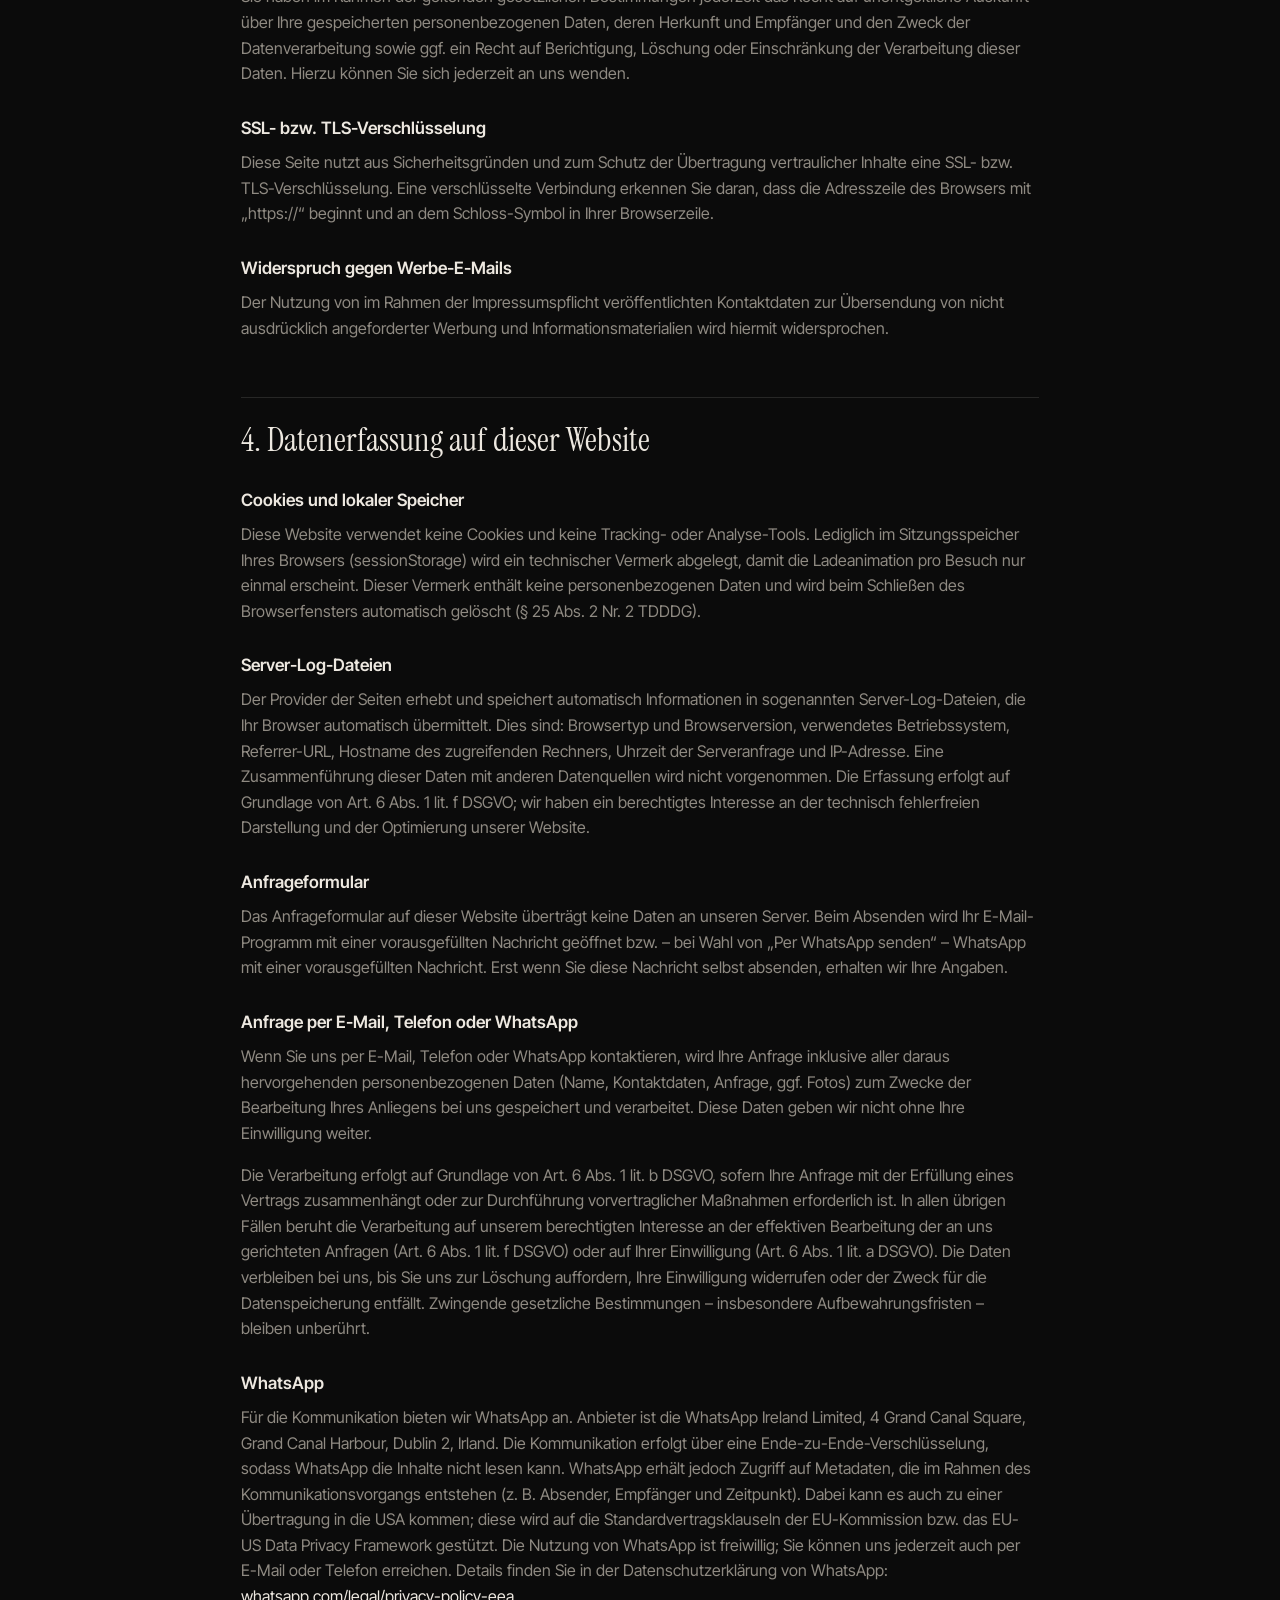
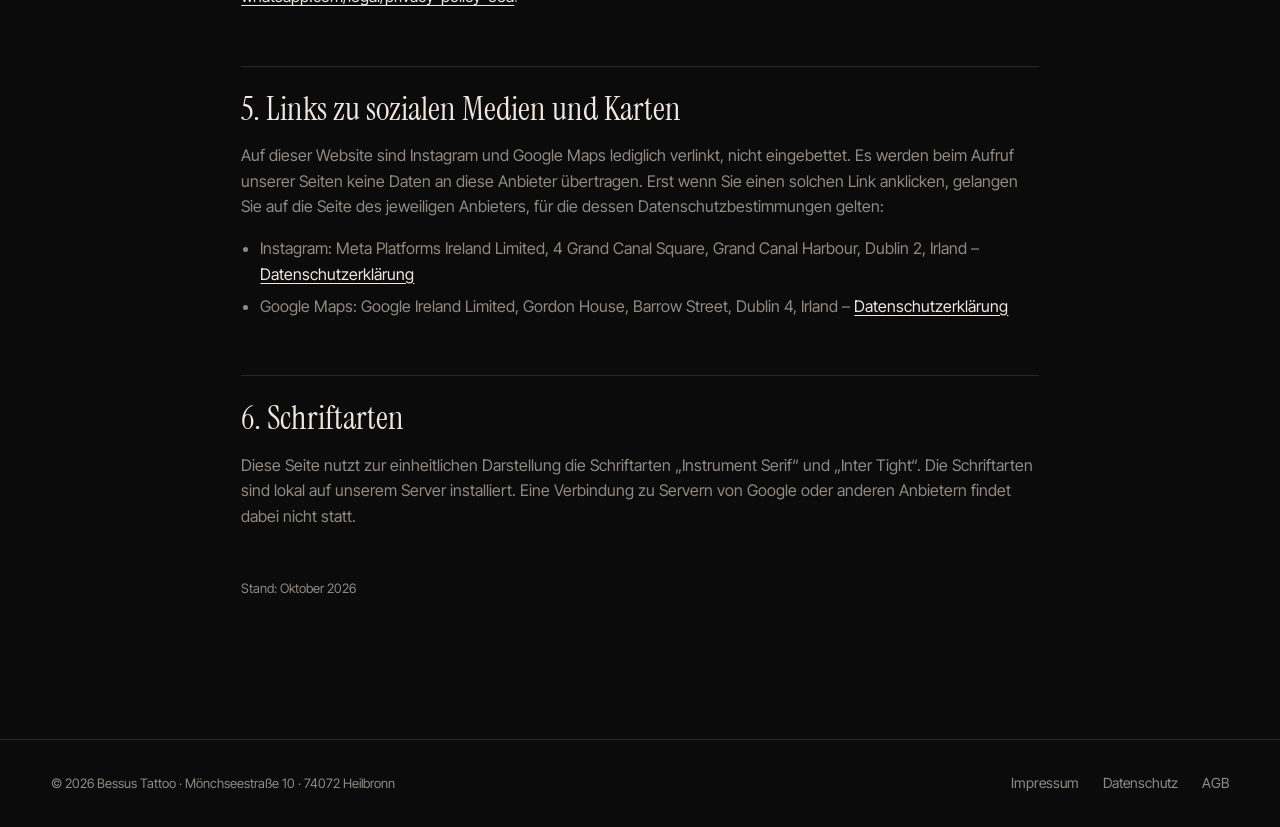
<file: datenschutz.html>
<!doctype html>
<html lang="de">
<head>
<meta charset="utf-8">
<meta name="viewport" content="width=device-width, initial-scale=1">
<title>Datenschutzerklärung – Bessus Tattoo Heilbronn</title>
<meta name="description" content="Datenschutzerklärung von Bessus Tattoo, Tattoostudio in Heilbronn.">
<meta name="robots" content="noindex, follow">
<link rel="canonical" href="https://bessusstattoo.de/datenschutz.html">
<meta name="theme-color" content="#0b0b0b">
<link rel="icon" type="image/png" href="assets/img/brand/favicon.png">
<link rel="stylesheet" href="assets/css/style.css?v=7">
</head>
<body class="is-ready legal-page">
<a class="skip" href="#main">Zum Inhalt springen</a>
<header class="header is-scrolled">
  <a class="header__logo" href="index.html" aria-label="Bessus Tattoo – zur Startseite">
    <img src="assets/img/brand/logo.png" alt="Bessus Tattoo – Tattoostudio Heilbronn" width="1200" height="459">
  </a>
  <nav class="nav" aria-label="Rechtliches">
    <a href="impressum.html">Impressum</a>
    <a href="datenschutz.html" class="is-active">Datenschutz</a>
    <a href="agb.html">AGB</a>
  </nav>
  <a class="btn btn--small header__back" href="index.html">← Zur Startseite</a>
</header>
<main id="main" class="legal">
  <div class="wrap legal__wrap">
    <p class="eyebrow">Rechtliches</p>
    <h1 class="h2">Datenschutzerklärung</h1>
    <div class="legal__body">
      <h2>1. Datenschutz auf einen Blick</h2>
      <h3>Allgemeine Hinweise</h3>
      <p>Die folgenden Hinweise geben einen einfachen Überblick darüber, was mit Ihren personenbezogenen Daten passiert, wenn Sie diese Website besuchen. Personenbezogene Daten sind alle Daten, mit denen Sie persönlich identifiziert werden können.</p>
      <h3>Wer ist verantwortlich für die Datenerfassung auf dieser Website?</h3>
      <p>Die Datenverarbeitung auf dieser Website erfolgt durch den Websitebetreiber. Dessen Kontaktdaten finden Sie im Abschnitt „Hinweis zur verantwortlichen Stelle“ in dieser Datenschutzerklärung.</p>
      <h3>Wie erfassen wir Ihre Daten?</h3>
      <p>Ihre Daten werden zum einen dadurch erhoben, dass Sie uns diese mitteilen, z.&nbsp;B. per E-Mail, Telefon oder WhatsApp. Andere Daten werden automatisch beim Besuch der Website durch die IT-Systeme unseres Hosters erfasst. Das sind vor allem technische Daten (z.&nbsp;B. Internetbrowser, Betriebssystem oder Uhrzeit des Seitenaufrufs).</p>
      <h3>Wofür nutzen wir Ihre Daten?</h3>
      <p>Ein Teil der Daten wird erhoben, um eine fehlerfreie Bereitstellung der Website zu gewährleisten. Ihre Anfragen nutzen wir ausschließlich, um diese zu beantworten und Termine zu vereinbaren. Wir setzen keine Analyse- oder Tracking-Tools ein.</p>
      <h3>Welche Rechte haben Sie bezüglich Ihrer Daten?</h3>
      <p>Sie haben jederzeit das Recht, unentgeltlich Auskunft über Herkunft, Empfänger und Zweck Ihrer gespeicherten personenbezogenen Daten zu erhalten. Sie haben außerdem ein Recht, die Berichtigung oder Löschung dieser Daten zu verlangen. Wenn Sie eine Einwilligung zur Datenverarbeitung erteilt haben, können Sie diese jederzeit für die Zukunft widerrufen. Außerdem haben Sie das Recht, unter bestimmten Umständen die Einschränkung der Verarbeitung Ihrer personenbezogenen Daten zu verlangen. Des Weiteren steht Ihnen ein Beschwerderecht bei der zuständigen Aufsichtsbehörde zu.</p>

      <h2>2. Hosting</h2>
      <p>Diese Website wird extern gehostet. Die personenbezogenen Daten, die auf dieser Website erfasst werden, werden auf den Servern des Hosters gespeichert. Hierbei kann es sich v.&nbsp;a. um IP-Adressen, Meta- und Kommunikationsdaten, Websitezugriffe und sonstige Daten handeln, die über eine Website generiert werden.</p>
      <p>Das externe Hosting erfolgt im Interesse einer sicheren, schnellen und effizienten Bereitstellung unseres Online-Angebots durch einen professionellen Anbieter (Art. 6 Abs. 1 lit. f DSGVO). Unser Hoster verarbeitet Ihre Daten nur insoweit, wie dies zur Erfüllung seiner Leistungspflichten erforderlich ist, und befolgt unsere Weisungen in Bezug auf diese Daten.</p>
      <p>Wir setzen folgenden Hoster ein: Hostico.com. Mit dem Hoster wurde ein Vertrag über Auftragsverarbeitung (AVV) geschlossen.</p>

      <h2>3. Allgemeine Hinweise und Pflichtinformationen</h2>
      <h3>Hinweis zur verantwortlichen Stelle</h3>
      <p>Die verantwortliche Stelle für die Datenverarbeitung auf dieser Website ist:</p>
      <p>Dimitrij Burlutskiy<br>Mönchseestraße 10<br>74072 Heilbronn<br>Telefon: <a href="tel:+4915772986692">+49 1577 2986692</a><br>E-Mail: <a href="mailto:dima.b@mail.de">dima.b@mail.de</a></p>
      <h3>Speicherdauer</h3>
      <p>Soweit innerhalb dieser Datenschutzerklärung keine speziellere Speicherdauer genannt wurde, verbleiben Ihre personenbezogenen Daten bei uns, bis der Zweck für die Datenverarbeitung entfällt. Wenn Sie ein berechtigtes Löschersuchen geltend machen oder eine Einwilligung widerrufen, werden Ihre Daten gelöscht, sofern wir keine anderen rechtlich zulässigen Gründe für die Speicherung haben (z.&nbsp;B. steuer- oder handelsrechtliche Aufbewahrungsfristen).</p>
      <h3>Rechtsgrundlagen der Datenverarbeitung</h3>
      <p>Sofern Sie in die Datenverarbeitung eingewilligt haben, verarbeiten wir Ihre Daten auf Grundlage von Art. 6 Abs. 1 lit. a DSGVO bzw. Art. 9 Abs. 2 lit. a DSGVO, sofern besondere Datenkategorien (z.&nbsp;B. Gesundheitsdaten wie Allergien) verarbeitet werden. Sind Ihre Daten zur Vertragserfüllung oder zur Durchführung vorvertraglicher Maßnahmen erforderlich, verarbeiten wir sie auf Grundlage von Art. 6 Abs. 1 lit. b DSGVO. Zur Erfüllung rechtlicher Verpflichtungen erfolgt die Verarbeitung auf Grundlage von Art. 6 Abs. 1 lit. c DSGVO, im Übrigen ggf. auf Grundlage unseres berechtigten Interesses nach Art. 6 Abs. 1 lit. f DSGVO.</p>
      <h3>Widerruf Ihrer Einwilligung zur Datenverarbeitung</h3>
      <p>Viele Datenverarbeitungsvorgänge sind nur mit Ihrer ausdrücklichen Einwilligung möglich. Sie können eine bereits erteilte Einwilligung jederzeit widerrufen. Die Rechtmäßigkeit der bis zum Widerruf erfolgten Datenverarbeitung bleibt vom Widerruf unberührt.</p>
      <h3>Widerspruchsrecht gegen die Datenerhebung in besonderen Fällen sowie gegen Direktwerbung (Art. 21 DSGVO)</h3>
      <p>Wenn die Datenverarbeitung auf Grundlage von Art. 6 Abs. 1 lit. e oder f DSGVO erfolgt, haben Sie jederzeit das Recht, aus Gründen, die sich aus Ihrer besonderen Situation ergeben, gegen die Verarbeitung Ihrer personenbezogenen Daten Widerspruch einzulegen; dies gilt auch für ein auf diese Bestimmungen gestütztes Profiling. Wenn Sie Widerspruch einlegen, werden wir Ihre betroffenen personenbezogenen Daten nicht mehr verarbeiten, es sei denn, wir können zwingende schutzwürdige Gründe für die Verarbeitung nachweisen, die Ihre Interessen, Rechte und Freiheiten überwiegen, oder die Verarbeitung dient der Geltendmachung, Ausübung oder Verteidigung von Rechtsansprüchen (Art. 21 Abs. 1 DSGVO). Werden Ihre personenbezogenen Daten verarbeitet, um Direktwerbung zu betreiben, so haben Sie das Recht, jederzeit Widerspruch gegen die Verarbeitung zum Zwecke derartiger Werbung einzulegen (Art. 21 Abs. 2 DSGVO).</p>
      <h3>Beschwerderecht bei der zuständigen Aufsichtsbehörde</h3>
      <p>Im Falle von Verstößen gegen die DSGVO steht Ihnen ein Beschwerderecht bei einer Aufsichtsbehörde zu, insbesondere in dem Mitgliedstaat Ihres gewöhnlichen Aufenthalts, Ihres Arbeitsplatzes oder des Orts des mutmaßlichen Verstoßes. Das Beschwerderecht besteht unbeschadet anderweitiger verwaltungsrechtlicher oder gerichtlicher Rechtsbehelfe.</p>
      <h3>Recht auf Datenübertragbarkeit</h3>
      <p>Sie haben das Recht, Daten, die wir auf Grundlage Ihrer Einwilligung oder in Erfüllung eines Vertrags automatisiert verarbeiten, an sich oder an einen Dritten in einem gängigen, maschinenlesbaren Format aushändigen zu lassen.</p>
      <h3>Auskunft, Berichtigung, Löschung und Einschränkung der Verarbeitung</h3>
      <p>Sie haben im Rahmen der geltenden gesetzlichen Bestimmungen jederzeit das Recht auf unentgeltliche Auskunft über Ihre gespeicherten personenbezogenen Daten, deren Herkunft und Empfänger und den Zweck der Datenverarbeitung sowie ggf. ein Recht auf Berichtigung, Löschung oder Einschränkung der Verarbeitung dieser Daten. Hierzu können Sie sich jederzeit an uns wenden.</p>
      <h3>SSL- bzw. TLS-Verschlüsselung</h3>
      <p>Diese Seite nutzt aus Sicherheitsgründen und zum Schutz der Übertragung vertraulicher Inhalte eine SSL- bzw. TLS-Verschlüsselung. Eine verschlüsselte Verbindung erkennen Sie daran, dass die Adresszeile des Browsers mit „https://“ beginnt und an dem Schloss-Symbol in Ihrer Browserzeile.</p>
      <h3>Widerspruch gegen Werbe-E-Mails</h3>
      <p>Der Nutzung von im Rahmen der Impressumspflicht veröffentlichten Kontaktdaten zur Übersendung von nicht ausdrücklich angeforderter Werbung und Informationsmaterialien wird hiermit widersprochen.</p>

      <h2>4. Datenerfassung auf dieser Website</h2>
      <h3>Cookies und lokaler Speicher</h3>
      <p>Diese Website verwendet keine Cookies und keine Tracking- oder Analyse-Tools. Lediglich im Sitzungsspeicher Ihres Browsers (sessionStorage) wird ein technischer Vermerk abgelegt, damit die Ladeanimation pro Besuch nur einmal erscheint. Dieser Vermerk enthält keine personenbezogenen Daten und wird beim Schließen des Browserfensters automatisch gelöscht (§ 25 Abs. 2 Nr. 2 TDDDG).</p>
      <h3>Server-Log-Dateien</h3>
      <p>Der Provider der Seiten erhebt und speichert automatisch Informationen in sogenannten Server-Log-Dateien, die Ihr Browser automatisch übermittelt. Dies sind: Browsertyp und Browserversion, verwendetes Betriebssystem, Referrer-URL, Hostname des zugreifenden Rechners, Uhrzeit der Serveranfrage und IP-Adresse. Eine Zusammenführung dieser Daten mit anderen Datenquellen wird nicht vorgenommen. Die Erfassung erfolgt auf Grundlage von Art. 6 Abs. 1 lit. f DSGVO; wir haben ein berechtigtes Interesse an der technisch fehlerfreien Darstellung und der Optimierung unserer Website.</p>
      <h3>Anfrageformular</h3>
      <p>Das Anfrageformular auf dieser Website überträgt keine Daten an unseren Server. Beim Absenden wird Ihr E-Mail-Programm mit einer vorausgefüllten Nachricht geöffnet bzw. – bei Wahl von „Per WhatsApp senden“ – WhatsApp mit einer vorausgefüllten Nachricht. Erst wenn Sie diese Nachricht selbst absenden, erhalten wir Ihre Angaben.</p>
      <h3>Anfrage per E-Mail, Telefon oder WhatsApp</h3>
      <p>Wenn Sie uns per E-Mail, Telefon oder WhatsApp kontaktieren, wird Ihre Anfrage inklusive aller daraus hervorgehenden personenbezogenen Daten (Name, Kontaktdaten, Anfrage, ggf. Fotos) zum Zwecke der Bearbeitung Ihres Anliegens bei uns gespeichert und verarbeitet. Diese Daten geben wir nicht ohne Ihre Einwilligung weiter.</p>
      <p>Die Verarbeitung erfolgt auf Grundlage von Art. 6 Abs. 1 lit. b DSGVO, sofern Ihre Anfrage mit der Erfüllung eines Vertrags zusammenhängt oder zur Durchführung vorvertraglicher Maßnahmen erforderlich ist. In allen übrigen Fällen beruht die Verarbeitung auf unserem berechtigten Interesse an der effektiven Bearbeitung der an uns gerichteten Anfragen (Art. 6 Abs. 1 lit. f DSGVO) oder auf Ihrer Einwilligung (Art. 6 Abs. 1 lit. a DSGVO). Die Daten verbleiben bei uns, bis Sie uns zur Löschung auffordern, Ihre Einwilligung widerrufen oder der Zweck für die Datenspeicherung entfällt. Zwingende gesetzliche Bestimmungen – insbesondere Aufbewahrungsfristen – bleiben unberührt.</p>
      <h3>WhatsApp</h3>
      <p>Für die Kommunikation bieten wir WhatsApp an. Anbieter ist die WhatsApp Ireland Limited, 4 Grand Canal Square, Grand Canal Harbour, Dublin 2, Irland. Die Kommunikation erfolgt über eine Ende-zu-Ende-Verschlüsselung, sodass WhatsApp die Inhalte nicht lesen kann. WhatsApp erhält jedoch Zugriff auf Metadaten, die im Rahmen des Kommunikationsvorgangs entstehen (z.&nbsp;B. Absender, Empfänger und Zeitpunkt). Dabei kann es auch zu einer Übertragung in die USA kommen; diese wird auf die Standardvertragsklauseln der EU-Kommission bzw. das EU-US Data Privacy Framework gestützt. Die Nutzung von WhatsApp ist freiwillig; Sie können uns jederzeit auch per E-Mail oder Telefon erreichen. Details finden Sie in der Datenschutzerklärung von WhatsApp: <a href="https://www.whatsapp.com/legal/privacy-policy-eea" target="_blank" rel="noopener">whatsapp.com/legal/privacy-policy-eea</a>.</p>

      <h2>5. Links zu sozialen Medien und Karten</h2>
      <p>Auf dieser Website sind Instagram und Google Maps lediglich verlinkt, nicht eingebettet. Es werden beim Aufruf unserer Seiten keine Daten an diese Anbieter übertragen. Erst wenn Sie einen solchen Link anklicken, gelangen Sie auf die Seite des jeweiligen Anbieters, für die dessen Datenschutzbestimmungen gelten:</p>
      <ul>
        <li>Instagram: Meta Platforms Ireland Limited, 4 Grand Canal Square, Grand Canal Harbour, Dublin 2, Irland – <a href="https://privacycenter.instagram.com/policy" target="_blank" rel="noopener">Datenschutzerklärung</a></li>
        <li>Google Maps: Google Ireland Limited, Gordon House, Barrow Street, Dublin 4, Irland – <a href="https://policies.google.com/privacy?hl=de" target="_blank" rel="noopener">Datenschutzerklärung</a></li>
      </ul>

      <h2>6. Schriftarten</h2>
      <p>Diese Seite nutzt zur einheitlichen Darstellung die Schriftarten „Instrument Serif“ und „Inter Tight“. Die Schriftarten sind lokal auf unserem Server installiert. Eine Verbindung zu Servern von Google oder anderen Anbietern findet dabei nicht statt.</p>

      <p class="legal__meta">Stand: Oktober 2026</p>

    </div>
  </div>
</main>
<footer class="footer footer--slim">
  <div class="wrap">
    <div class="footer__bottom">
      <span>© 2026 Bessus Tattoo · Mönchseestraße 10 · 74072 Heilbronn</span>
      <nav class="footer__links" aria-label="Rechtliches">
        <a href="impressum.html">Impressum</a>
        <a href="datenschutz.html">Datenschutz</a>
        <a href="agb.html">AGB</a>
      </nav>
    </div>
  </div>
</footer>
</body>
</html>
</file>
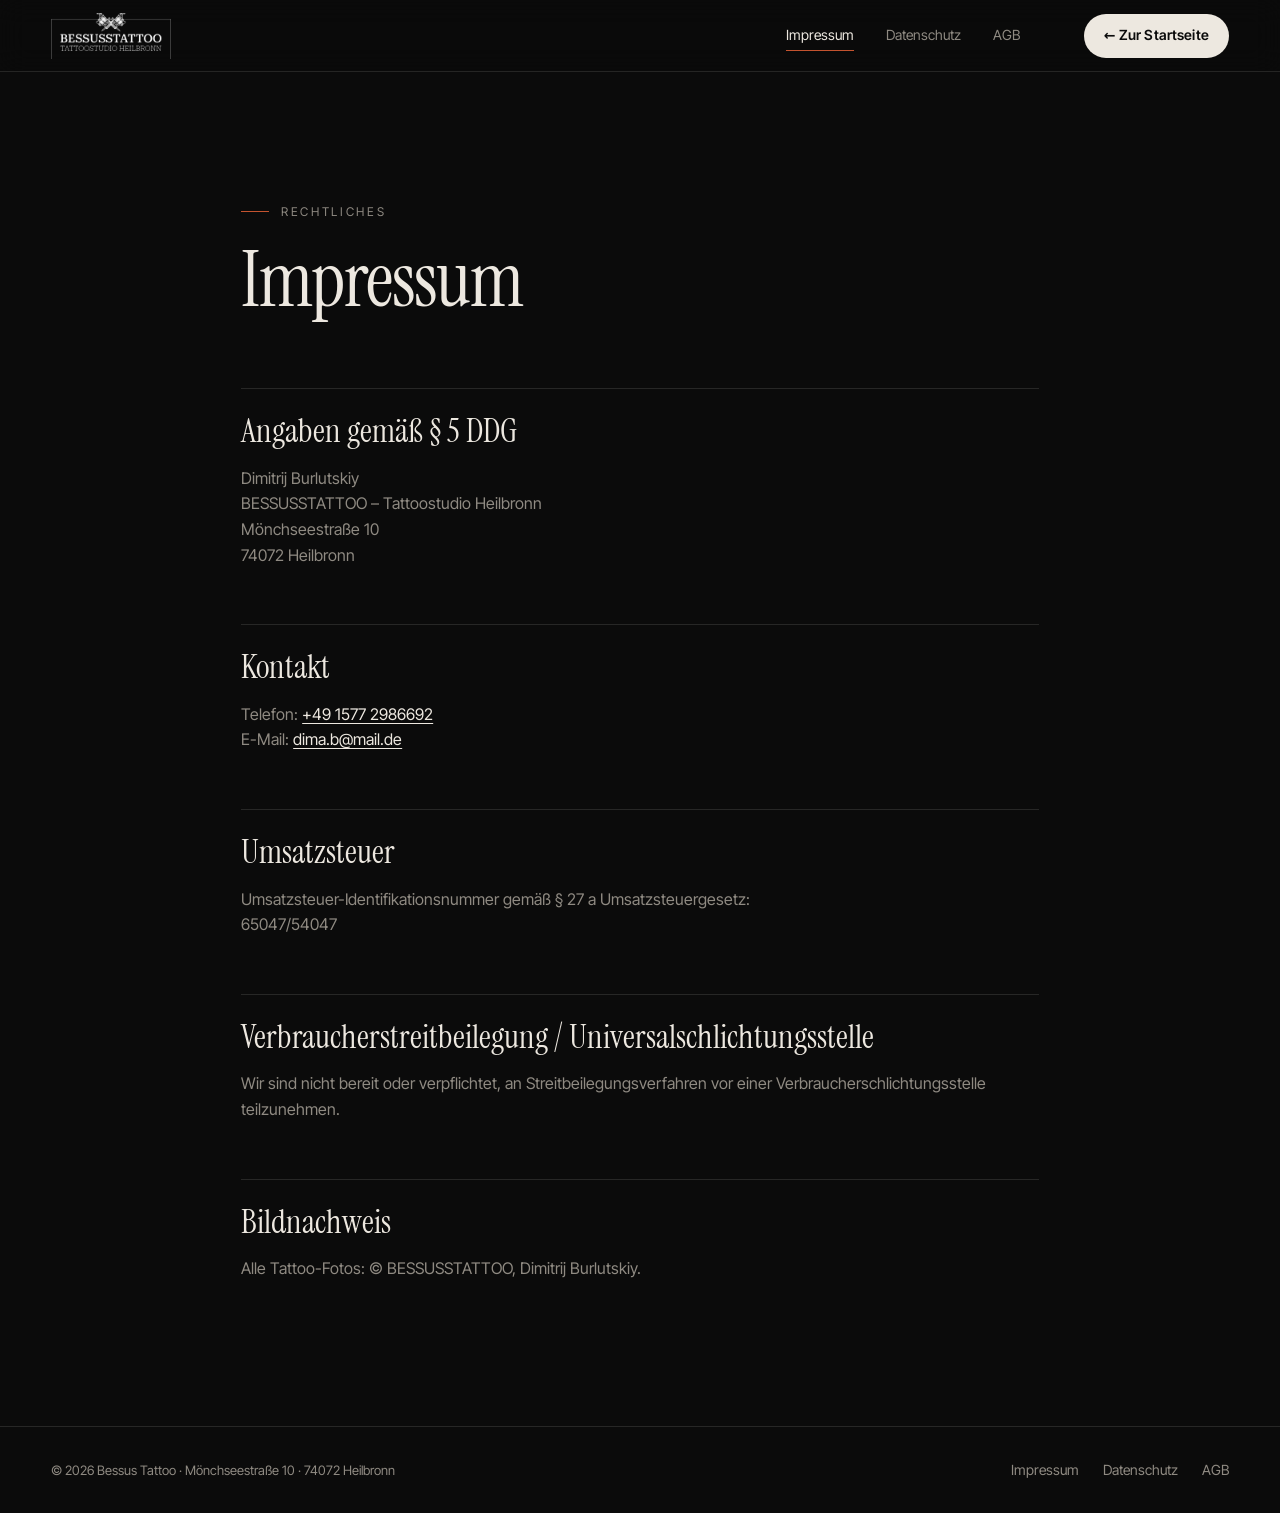
<file: impressum.html>
<!doctype html>
<html lang="de">
<head>
<meta charset="utf-8">
<meta name="viewport" content="width=device-width, initial-scale=1">
<title>Impressum – Bessus Tattoo Heilbronn</title>
<meta name="description" content="Impressum von Bessus Tattoo, Tattoostudio in Heilbronn.">
<meta name="robots" content="noindex, follow">
<link rel="canonical" href="https://bessusstattoo.de/impressum.html">
<meta name="theme-color" content="#0b0b0b">
<link rel="icon" type="image/png" href="assets/img/brand/favicon.png">
<link rel="stylesheet" href="assets/css/style.css?v=7">
</head>
<body class="is-ready legal-page">
<a class="skip" href="#main">Zum Inhalt springen</a>
<header class="header is-scrolled">
  <a class="header__logo" href="index.html" aria-label="Bessus Tattoo – zur Startseite">
    <img src="assets/img/brand/logo.png" alt="Bessus Tattoo – Tattoostudio Heilbronn" width="1200" height="459">
  </a>
  <nav class="nav" aria-label="Rechtliches">
    <a href="impressum.html" class="is-active">Impressum</a>
    <a href="datenschutz.html">Datenschutz</a>
    <a href="agb.html">AGB</a>
  </nav>
  <a class="btn btn--small header__back" href="index.html">← Zur Startseite</a>
</header>
<main id="main" class="legal">
  <div class="wrap legal__wrap">
    <p class="eyebrow">Rechtliches</p>
    <h1 class="h2">Impressum</h1>
    <div class="legal__body">
      <h2>Angaben gemäß § 5 DDG</h2>
      <p>Dimitrij Burlutskiy<br>BESSUSSTATTOO – Tattoostudio Heilbronn<br>Mönchseestraße 10<br>74072 Heilbronn</p>
      <h2>Kontakt</h2>
      <p>Telefon: <a href="tel:+4915772986692">+49 1577 2986692</a><br>E-Mail: <a href="mailto:dima.b@mail.de">dima.b@mail.de</a></p>
      <h2>Umsatzsteuer</h2>
      <p>Umsatzsteuer-Identifikationsnummer gemäß § 27 a Umsatzsteuergesetz:<br>65047/54047</p>
      <h2>Verbraucherstreitbeilegung / Universalschlichtungsstelle</h2>
      <p>Wir sind nicht bereit oder verpflichtet, an Streitbeilegungsverfahren vor einer Verbraucherschlichtungsstelle teilzunehmen.</p>
      <h2>Bildnachweis</h2>
      <p>Alle Tattoo-Fotos: © BESSUSSTATTOO, Dimitrij Burlutskiy.</p>
    </div>
  </div>
</main>
<footer class="footer footer--slim">
  <div class="wrap">
    <div class="footer__bottom">
      <span>© 2026 Bessus Tattoo · Mönchseestraße 10 · 74072 Heilbronn</span>
      <nav class="footer__links" aria-label="Rechtliches">
        <a href="impressum.html">Impressum</a>
        <a href="datenschutz.html">Datenschutz</a>
        <a href="agb.html">AGB</a>
      </nav>
    </div>
  </div>
</footer>
</body>
</html>
</file>
<file: assets/css/style.css>
/* ==========================================================
   Bessus Tattoo — Tattoostudio Heilbronn
   ========================================================== */

@font-face { font-family: "Instrument Serif"; src: url("../fonts/instrument-serif-400.woff2") format("woff2"); font-weight: 400; font-style: normal; font-display: swap; }
@font-face { font-family: "Instrument Serif"; src: url("../fonts/instrument-serif-400-italic.woff2") format("woff2"); font-weight: 400; font-style: italic; font-display: swap; }
@font-face { font-family: "Inter Tight"; src: url("../fonts/inter-tight-var.woff2") format("woff2"); font-weight: 100 900; font-style: normal; font-display: swap; }

:root {
  --bg: #0b0b0b;
  --bg-2: #131313;
  --bg-3: #1b1b1b;
  --fg: #ede8e0;
  --muted: #8f8a82;
  --line: rgba(237, 232, 224, .12);
  --accent: #c4532f;
  --accent-2: #e0714b;
  --wa: #25d366;

  --serif: "Instrument Serif", "Times New Roman", serif;
  --sans: "Inter Tight", system-ui, -apple-system, "Segoe UI", sans-serif;

  --gutter: clamp(16px, 4vw, 56px);
  --max: 1440px;
  --ease: cubic-bezier(.22, 1, .36, 1);
  --ease-in-out: cubic-bezier(.76, 0, .24, 1);
  --header-h: 92px;
}

*, *::before, *::after { box-sizing: border-box; }
html { -webkit-text-size-adjust: 100%; scroll-behavior: smooth; scroll-padding-top: var(--header-h); }
body {
  margin: 0;
  background: var(--bg);
  color: var(--fg);
  font-family: var(--sans);
  font-size: clamp(16px, 1.05vw, 18px);
  line-height: 1.6;
  -webkit-font-smoothing: antialiased;
  overflow-x: hidden;
}
body.is-locked { overflow: hidden; }
img { display: block; max-width: 100%; height: auto; }
a { color: inherit; text-decoration: none; }
button { font: inherit; color: inherit; background: none; border: 0; cursor: pointer; padding: 0; }
em { font-style: italic; }
h1, h2, h3 { margin: 0; font-weight: 400; }
p { margin: 0 0 1em; }
::selection { background: var(--accent); color: #fff; }
:focus-visible { outline: 2px solid var(--accent-2); outline-offset: 3px; border-radius: 2px; }

.skip { position: absolute; left: 16px; top: -100px; z-index: 1000; background: var(--fg); color: var(--bg); padding: 10px 16px; }
.skip:focus { top: 16px; }

.wrap { width: 100%; max-width: var(--max); margin: 0 auto; padding: 0 var(--gutter); }
.section { padding: clamp(96px, 14vw, 200px) 0; position: relative; }

.eyebrow {
  font-size: 12px; letter-spacing: .22em; text-transform: uppercase; color: var(--muted);
  display: inline-flex; align-items: center; gap: 12px; margin-bottom: 24px;
}
.eyebrow::before { content: ""; width: 28px; height: 1px; background: var(--accent); }

.h2 { font-family: var(--serif); font-size: clamp(3rem, 7.2vw, 7.5rem); line-height: .92; letter-spacing: -.02em; }
.h2--xl { font-size: clamp(3.2rem, 9vw, 10rem); }
.h3 { font-family: var(--serif); font-size: clamp(2.2rem, 4.5vw, 4.5rem); line-height: .95; letter-spacing: -.015em; }
.h2 em, .h3 em, .hero__title em { color: var(--accent-2); }

.section__head { margin-bottom: clamp(48px, 7vw, 96px); }
.section__head--row { display: flex; align-items: flex-end; justify-content: space-between; gap: 32px; flex-wrap: wrap; }

/* ---------- Buttons ---------- */
.btn {
  --h: 56px;
  position: relative; overflow: hidden; isolation: isolate;
  display: inline-flex; align-items: center; justify-content: center; gap: 10px;
  height: var(--h); padding: 0 28px; border-radius: 999px;
  background: var(--fg); color: var(--bg);
  font-weight: 600; font-size: 15px; letter-spacing: .01em; white-space: nowrap;
  transition: color .5s var(--ease), transform .3s var(--ease);
}
.btn::before {
  content: ""; position: absolute; inset: 0; z-index: -1; border-radius: inherit;
  background: var(--accent); transform: translateY(101%); transition: transform .5s var(--ease);
}
.btn:hover { color: #fff; }
.btn:hover::before { transform: translateY(0); }
.btn span { transition: transform .4s var(--ease); }
.btn:hover span { transform: translateX(4px); }
.btn--ghost { background: transparent; color: var(--fg); box-shadow: inset 0 0 0 1px var(--line); }
.btn--small { --h: 44px; padding: 0 20px; font-size: 14px; }
.btn--wa { background: transparent; color: var(--fg); box-shadow: inset 0 0 0 1px var(--line); }
.btn--wa::before { background: var(--wa); }
.btn--wa svg { width: 20px; height: 20px; }
.btn--wa:hover { color: #0b0b0b; }

.link { display: inline-block; border-bottom: 1px solid var(--line); padding-bottom: 2px; transition: border-color .3s, color .3s; }
.link:hover { color: var(--accent-2); border-color: var(--accent-2); }

.round {
  width: 56px; height: 56px; border-radius: 50%; box-shadow: inset 0 0 0 1px var(--line);
  display: grid; place-items: center; font-size: 18px; transition: background .3s, color .3s;
}
.round:hover { background: var(--fg); color: var(--bg); }

/* ---------- Loader ---------- */
.loader {
  position: fixed; inset: 0; z-index: 200; background: var(--bg);
  display: grid; place-items: center;
  transition: transform 1s var(--ease-in-out);
}
.loader__inner { display: grid; justify-items: center; gap: 24px; }
.loader img { width: min(320px, 60vw); opacity: 0; animation: fadeIn .8s .1s forwards; }
.loader__count { font-variant-numeric: tabular-nums; font-size: 13px; letter-spacing: .3em; color: var(--muted); }
.loader.is-done { transform: translateY(-100%); }
.no-loader .loader { display: none; }
@keyframes fadeIn { to { opacity: 1; } }

/* ---------- Grain ---------- */
.grain {
  position: fixed; inset: -50%; z-index: 150; pointer-events: none; opacity: .07;
  background-image: url("data:image/svg+xml,%3Csvg xmlns='http://www.w3.org/2000/svg' width='200' height='200'%3E%3Cfilter id='n'%3E%3CfeTurbulence type='fractalNoise' baseFrequency='.85' numOctaves='3' stitchTiles='stitch'/%3E%3C/filter%3E%3Crect width='100%25' height='100%25' filter='url(%23n)'/%3E%3C/svg%3E");
  animation: grain 1.2s steps(6) infinite;
}
@keyframes grain {
  0%, 100% { transform: translate(0, 0); }
  20% { transform: translate(-5%, 3%); }
  40% { transform: translate(4%, -6%); }
  60% { transform: translate(-3%, 7%); }
  80% { transform: translate(6%, 2%); }
}

/* ---------- Cursor ---------- */
.cursor { display: none; }
@media (hover: hover) and (pointer: fine) {
  .cursor {
    display: grid; place-items: center;
    position: fixed; left: 0; top: 0; z-index: 180; pointer-events: none;
    width: 12px; height: 12px; margin: -6px 0 0 -6px; border-radius: 50%;
    background: var(--fg); mix-blend-mode: difference;
    transition: width .4s var(--ease), height .4s var(--ease), margin .4s var(--ease), background .3s, opacity .3s;
  }
  .cursor__label { font-size: 12px; font-weight: 600; letter-spacing: .08em; text-transform: uppercase; color: var(--bg); opacity: 0; transition: opacity .2s; }
  .cursor.is-view { width: 96px; height: 96px; margin: -48px 0 0 -48px; mix-blend-mode: normal; background: var(--accent); }
  .cursor.is-view .cursor__label { opacity: 1; color: #fff; }
  .cursor.is-link { width: 44px; height: 44px; margin: -22px 0 0 -22px; }
  .cursor.is-hidden { opacity: 0; }
}

/* ---------- Header ---------- */
.header {
  position: fixed; inset: 0 0 auto; z-index: 100; height: var(--header-h);
  display: flex; align-items: center; gap: 32px; padding: 0 var(--gutter);
  transition: transform .5s var(--ease), background .4s, backdrop-filter .4s;
}
.header.is-scrolled { background: rgba(11, 11, 11, .72); backdrop-filter: blur(14px); -webkit-backdrop-filter: blur(14px); border-bottom: 1px solid var(--line); }
.header.is-hidden { transform: translateY(-100%); }
.header { transition: transform .5s var(--ease), background .4s, backdrop-filter .4s, height .5s var(--ease); }
.header.is-scrolled { height: 72px; }
.header__logo img { height: 62px; width: auto; transition: height .5s var(--ease); }
.header.is-scrolled .header__logo img { height: 46px; }
.nav { display: flex; gap: 32px; margin-left: auto; font-size: 14px; }
.nav a { position: relative; color: var(--muted); transition: color .3s; }
.nav a::after { content: ""; position: absolute; left: 0; right: 0; bottom: -4px; height: 1px; background: var(--accent); transform: scaleX(0); transform-origin: right; transition: transform .4s var(--ease); }
.nav a:hover, .nav a.is-active { color: var(--fg); }
.nav a:hover::after, .nav a.is-active::after { transform: scaleX(1); transform-origin: left; }
.burger { display: none; width: 44px; height: 44px; margin-left: auto; position: relative; }
.burger span { position: absolute; left: 10px; right: 10px; height: 1.5px; background: var(--fg); transition: transform .4s var(--ease), top .4s var(--ease); }
.burger span:first-child { top: 17px; }
.burger span:last-child { top: 26px; }
.burger[aria-expanded="true"] span:first-child { top: 21px; transform: rotate(45deg); }
.burger[aria-expanded="true"] span:last-child { top: 21px; transform: rotate(-45deg); }

.menu {
  position: fixed; inset: 0; z-index: 90; background: var(--bg);
  display: flex; flex-direction: column; justify-content: space-between;
  padding: calc(var(--header-h) + 24px) var(--gutter) 32px;
  clip-path: inset(0 0 100% 0); transition: clip-path .7s var(--ease-in-out);
}
.menu[hidden] { display: flex; visibility: hidden; }
.menu.is-open { clip-path: inset(0 0 0 0); visibility: visible; }
.menu nav { display: grid; gap: 4px; }
.menu nav a { font-family: var(--serif); font-size: clamp(2.4rem, 11vw, 4rem); line-height: 1.1; display: flex; align-items: baseline; gap: 16px; opacity: 0; transform: translateY(30px); transition: opacity .5s, transform .6s var(--ease); }
.menu nav a small { font-family: var(--sans); font-size: 12px; color: var(--muted); letter-spacing: .1em; }
.menu.is-open nav a { opacity: 1; transform: none; }
.menu.is-open nav a:nth-child(2) { transition-delay: .05s; }
.menu.is-open nav a:nth-child(3) { transition-delay: .1s; }
.menu.is-open nav a:nth-child(4) { transition-delay: .15s; }
.menu.is-open nav a:nth-child(5) { transition-delay: .2s; }
.menu.is-open nav a:nth-child(6) { transition-delay: .25s; }
.menu.is-open nav a:nth-child(7) { transition-delay: .3s; }
.menu__foot { display: flex; justify-content: space-between; color: var(--muted); font-size: 14px; }

/* ---------- Hero ---------- */
.hero {
  position: relative; min-height: 100svh; overflow: hidden;
  display: grid; grid-template-columns: minmax(0, 1.15fr) minmax(0, .85fr); align-items: end; gap: clamp(24px, 4vw, 64px);
  padding: calc(var(--header-h) + 40px) var(--gutter) clamp(40px, 6vw, 80px);
  max-width: var(--max); margin: 0 auto;
}
.hero__bgword {
  position: absolute; left: 50%; top: 46%; transform: translate(-50%, -50%); z-index: 0;
  font-family: var(--serif); font-size: 34vw; line-height: 1; letter-spacing: -.04em; white-space: nowrap;
  color: transparent; -webkit-text-stroke: 1px rgba(237, 232, 224, .07); pointer-events: none; user-select: none;
}
.hero__content { position: relative; z-index: 2; padding-bottom: clamp(8px, 3vw, 40px); }
.hero__title { font-family: var(--serif); font-size: clamp(3.4rem, 9.4vw, 10.5rem); line-height: .9; letter-spacing: -.03em; margin-bottom: 32px; }
.hero__title .line { display: block; overflow: hidden; padding-bottom: .06em; }
.hero__title .line > span { display: block; transform: translateY(110%); transition: transform 1.2s var(--ease); }
.hero__title .line:nth-child(2) > span { transition-delay: .1s; padding-left: .6em; }
.hero__title .line:nth-child(3) > span { transition-delay: .2s; }
.is-ready .hero__title .line > span { transform: none; }
.hero__lead { max-width: 30em; color: var(--muted); font-size: clamp(16px, 1.25vw, 19px); }
.hero__ctas { display: flex; gap: 12px; flex-wrap: wrap; margin-top: 32px; }

.hero__media { position: relative; z-index: 1; margin: 0; align-self: stretch; display: flex; flex-direction: column; justify-content: flex-end; }
.hero__img {
  position: relative; overflow: hidden; aspect-ratio: 3 / 4; max-height: calc(100svh - var(--header-h) - 120px); width: 100%;
  clip-path: inset(100% 0 0 0); transition: clip-path 1.6s var(--ease-in-out) .2s;
}
.is-ready .hero__img { clip-path: inset(0 0 0 0); }
.hero__img img { width: 100%; height: 115%; object-fit: cover; object-position: center 30%; transform: scale(1.15); transition: transform 2s var(--ease) .2s; will-change: transform; }
.is-ready .hero__img img { transform: scale(1); }
.hero__media figcaption { display: flex; justify-content: space-between; padding-top: 14px; font-size: 13px; color: var(--muted); letter-spacing: .04em; }
.hero__media figcaption span { color: var(--fg); font-family: var(--serif); font-size: 22px; font-style: italic; }

.hero__badge {
  position: absolute; z-index: 3; width: 150px; height: 150px;
  left: calc(57.5% - 75px); bottom: clamp(140px, 22vh, 240px);
  display: grid; place-items: center; border-radius: 50%;
  background: var(--accent); color: #fff;
  transition: transform .5s var(--ease), background .3s;
}
.hero__badge:hover { transform: scale(1.08); background: var(--accent-2); }
.hero__badge svg { position: absolute; inset: 0; width: 100%; height: 100%; animation: spin 16s linear infinite; }
.hero__badge text { fill: #fff; font-size: 14px; letter-spacing: 0; text-transform: uppercase; font-family: var(--sans); font-weight: 600; }
.hero__badge-price { text-align: center; font-size: 11px; letter-spacing: .1em; text-transform: uppercase; line-height: 1.1; }
.hero__badge-price b { font-family: var(--serif); font-weight: 400; font-size: 30px; letter-spacing: 0; text-transform: none; }
@keyframes spin { to { transform: rotate(360deg); } }

.hero__scroll { position: absolute; left: var(--gutter); bottom: 24px; display: none; align-items: center; gap: 12px; font-size: 11px; letter-spacing: .25em; text-transform: uppercase; color: var(--muted); }
.hero__scroll i { width: 48px; height: 1px; background: var(--line); position: relative; overflow: hidden; }
.hero__scroll i::after { content: ""; position: absolute; inset: 0; background: var(--fg); animation: scrollLine 2s var(--ease-in-out) infinite; }
@keyframes scrollLine { 0% { transform: translateX(-100%); } 100% { transform: translateX(100%); } }

/* ---------- Marquee ---------- */
.marquee { border-block: 1px solid var(--line); overflow: hidden; padding: clamp(18px, 2.4vw, 32px) 0; }
.marquee__track { display: flex; align-items: center; gap: clamp(24px, 3vw, 48px); width: max-content; will-change: transform; }
.marquee span { font-family: var(--serif); font-size: clamp(2.4rem, 5.5vw, 5.5rem); line-height: 1; white-space: nowrap; }
.marquee span em { color: var(--muted); }
.marquee i { font-style: normal; color: var(--accent); font-size: clamp(1.2rem, 2.4vw, 2.4rem); }

/* ---------- Featured horizontal ---------- */
.featured { position: relative; }
.featured__sticky { position: relative; overflow: hidden; padding: clamp(80px, 10vw, 140px) 0 48px; }
.featured__head { padding: 0 var(--gutter); max-width: var(--max); margin: 0 auto 48px; }
.featured__track { display: flex; gap: clamp(16px, 2.4vw, 40px); padding: 0 var(--gutter); will-change: transform; }
.feat { flex: 0 0 auto; margin: 0; width: clamp(260px, 30vw, 460px); }
.feat:nth-child(even) { margin-top: clamp(40px, 8vh, 120px); }
.feat__img { display: block; width: 100%; padding: 0; overflow: hidden; aspect-ratio: 3 / 4; background: var(--bg-2); cursor: pointer; }
.feat__img img { width: 100%; height: 100%; object-fit: cover; filter: grayscale(1) contrast(1.05); transform: scale(1.12); transition: filter .8s var(--ease), transform 1.2s var(--ease); }
.feat:hover .feat__img img, .feat__img.is-lit img, .feat__img:focus-visible img { filter: grayscale(0); transform: scale(1.04); }
.feat figcaption { display: grid; grid-template-columns: auto 1fr; gap: 4px 16px; padding-top: 16px; font-size: 14px; color: var(--muted); }
.feat figcaption span { font-family: var(--serif); font-size: 28px; line-height: 1; color: var(--fg); grid-row: span 2; }
.feat figcaption em { font-style: normal; font-size: 11px; letter-spacing: .2em; text-transform: uppercase; color: var(--accent-2); }
.featured__end {
  flex: 0 0 auto; align-self: center; width: clamp(220px, 22vw, 320px); aspect-ratio: 1; border-radius: 50%;
  display: grid; place-content: center; justify-items: center; gap: 8px; text-align: center;
  box-shadow: inset 0 0 0 1px var(--line); font-family: var(--serif); font-size: clamp(1.8rem, 2.6vw, 2.6rem);
  transition: background .5s var(--ease), color .5s;
}
.featured__end b { font-weight: 400; font-size: 1.4em; line-height: 1; transition: transform .5s var(--ease); }
.featured__end:hover { background: var(--accent); color: #fff; }
.featured__end:hover b { transform: translateX(10px); }
.featured__progress { margin: 48px var(--gutter) 0; height: 1px; background: var(--line); position: relative; }
.featured__progress i { position: absolute; inset: 0; background: var(--fg); transform-origin: left; transform: scaleX(0); }

/* JS-enhanced pinned version (desktop) */
.featured.is-pinned .featured__sticky { position: sticky; top: 0; height: 100vh; height: 100svh; display: flex; flex-direction: column; justify-content: center; padding: var(--header-h) 0 32px; }
.featured.is-pinned .featured__head { margin-bottom: 4vh; width: 100%; }
.featured.is-pinned .feat { width: calc(50vh * .75); height: 50vh; }
.featured.is-pinned .feat__img { height: 100%; width: 100%; aspect-ratio: auto; }
.featured.is-pinned .feat:nth-child(even) { margin-top: 5vh; }
.featured.is-pinned .featured__progress { margin-top: 4vh; }
.featured:not(.is-pinned) .featured__track { overflow-x: auto; scroll-snap-type: x mandatory; scrollbar-width: none; padding-bottom: 8px; }
.featured:not(.is-pinned) .featured__track::-webkit-scrollbar { display: none; }
.featured:not(.is-pinned) .feat, .featured:not(.is-pinned) .featured__end { scroll-snap-align: start; scroll-margin-left: var(--gutter); }
.featured:not(.is-pinned) .feat__img img { transform: none; }

/* ---------- Stile ---------- */
.stile__list { list-style: none; margin: 0; padding: 0; border-top: 1px solid var(--line); }
.stile__item { border-bottom: 1px solid var(--line); }
.stile__item a {
  display: grid; grid-template-columns: 80px minmax(0, 1fr) minmax(0, .9fr) 48px; align-items: center; gap: 24px;
  padding: clamp(28px, 3.6vw, 48px) 0; position: relative;
}
.stile__num { font-size: 13px; color: var(--muted); letter-spacing: .1em; }
.stile__name { font-family: var(--serif); font-size: clamp(2.6rem, 6.4vw, 6.4rem); line-height: .95; letter-spacing: -.02em; transition: transform .6s var(--ease), color .4s; }
.stile__desc { color: var(--muted); max-width: 30em; transition: color .4s; }
.stile__arrow { font-size: 28px; justify-self: end; transition: transform .5s var(--ease), color .3s; }
.stile__item a:hover .stile__name { transform: translateX(24px); font-style: italic; color: var(--accent-2); }
.stile__item a:hover .stile__desc { color: var(--fg); }
.stile__item a:hover .stile__arrow { transform: rotate(45deg); color: var(--accent-2); }
.stile__note { margin-top: 48px; font-size: clamp(18px, 1.6vw, 24px); color: var(--muted); }
.stile__note strong { color: var(--fg); font-weight: 500; }
.stile__float {
  position: fixed; left: 0; top: 0; z-index: 60; width: 280px; aspect-ratio: 3 / 4; pointer-events: none;
  overflow: hidden; opacity: 0; transform: translate(-50%, -50%) scale(.8) rotate(-4deg);
  transition: opacity .35s var(--ease), transform .5s var(--ease);
}
.stile__float img { width: 100%; height: 100%; object-fit: cover; }
.stile__float.is-visible { opacity: 1; transform: translate(-50%, -50%) scale(1) rotate(-4deg); }

/* ---------- Portfolio ---------- */
.filters { display: flex; flex-wrap: wrap; gap: 8px; }
.filter {
  height: 44px; padding: 0 18px; border-radius: 999px; box-shadow: inset 0 0 0 1px var(--line);
  font-size: 14px; color: var(--muted); transition: background .3s, color .3s, box-shadow .3s;
}
.filter sup { font-size: 10px; margin-left: 2px; }
.filter:hover { color: var(--fg); box-shadow: inset 0 0 0 1px var(--fg); }
.filter.is-active { background: var(--fg); color: var(--bg); box-shadow: none; }
.grid { columns: 3 320px; column-gap: clamp(12px, 1.6vw, 24px); }
.tile { break-inside: avoid; margin: 0 0 clamp(12px, 1.6vw, 24px); position: relative; }
.tile.is-hidden { display: none; }
.tile.is-collapsed { display: none; }
.tile__btn { display: block; width: 100%; overflow: hidden; background: var(--bg-2); cursor: pointer; }
.tile img { width: 100%; filter: grayscale(1) contrast(1.05) brightness(.92); transform: scale(1.01); transition: filter .7s var(--ease), transform 1s var(--ease); }
.tile__btn:hover img, .tile__btn:focus-visible img, .tile__btn.is-lit img { filter: grayscale(0) contrast(1) brightness(1); transform: scale(1.05); }
.tile figcaption {
  position: absolute; left: 12px; bottom: 12px; pointer-events: none;
  font-size: 11px; letter-spacing: .18em; text-transform: uppercase; padding: 6px 10px; border-radius: 999px;
  background: rgba(11, 11, 11, .6); backdrop-filter: blur(6px); -webkit-backdrop-filter: blur(6px);
  opacity: 0; transform: translateY(6px); transition: opacity .4s, transform .4s var(--ease);
}
.tile:hover figcaption { opacity: 1; transform: none; }
.tile.is-in { animation: tileIn .8s var(--ease) both; }
@keyframes tileIn { from { opacity: 0; transform: translateY(40px); } to { opacity: 1; transform: none; } }
.portfolio__more { display: flex; flex-direction: column; align-items: center; gap: 24px; margin-top: 56px; }
.portfolio__more .link { color: var(--muted); font-size: 15px; }

/* ---------- About ---------- */
.about { background: var(--bg-2); }
.about__grid { display: grid; grid-template-columns: minmax(0, .9fr) minmax(0, 1.1fr); gap: clamp(40px, 7vw, 120px); align-items: start; }
.about__media { margin: 0; position: sticky; top: calc(var(--header-h) + 32px); overflow: hidden; }
.about__media img { width: 100%; aspect-ratio: 3 / 4; object-fit: cover; filter: grayscale(1) contrast(1.1); }
.about__text { padding-top: 24px; }
.about__text p { color: var(--muted); max-width: 36em; }
.about__lead { font-family: var(--serif); font-size: clamp(1.8rem, 2.8vw, 2.8rem); line-height: 1.15; color: var(--fg) !important; margin: 40px 0 32px; }
.about__sign { font-family: var(--serif); font-style: italic; font-size: clamp(1.6rem, 2.2vw, 2.2rem); color: var(--accent-2) !important; margin-top: 32px; }
.stats { display: grid; grid-template-columns: repeat(2, minmax(0, 1fr)); margin: 56px 0 0; border-top: 1px solid var(--line); }
.stat { padding: 28px 0; border-bottom: 1px solid var(--line); display: flex; flex-direction: column-reverse; gap: 4px; }
.stat:nth-child(odd) { padding-right: 24px; border-right: 1px solid var(--line); }
.stat:nth-child(even) { padding-left: 24px; }
.stat dt { font-size: 13px; color: var(--muted); letter-spacing: .04em; }
.stat dd { margin: 0; font-family: var(--serif); font-size: clamp(3rem, 5vw, 5rem); line-height: 1; font-variant-numeric: tabular-nums; }

/* ---------- Process ---------- */
.steps { list-style: none; margin: 0; padding: 0; display: grid; grid-template-columns: repeat(4, minmax(0, 1fr)); gap: clamp(16px, 2vw, 32px); counter-reset: s; }
.step { position: relative; padding: 32px 0 0; border-top: 1px solid var(--line); }
.step::before { content: ""; position: absolute; left: 0; top: -1px; height: 1px; width: 100%; background: var(--accent); transform: scaleX(0); transform-origin: left; transition: transform 1.2s var(--ease) .3s; }
.step.is-in::before { transform: scaleX(1); }
.step__num { display: block; font-family: var(--serif); font-size: clamp(4rem, 7vw, 7rem); line-height: .9; color: transparent; -webkit-text-stroke: 1px rgba(237, 232, 224, .35); margin-bottom: 24px; transition: color .5s, -webkit-text-stroke-color .5s; }
.step:hover .step__num { color: var(--accent); -webkit-text-stroke-color: var(--accent); }
.step h3 { font-family: var(--serif); font-size: clamp(1.8rem, 2.4vw, 2.4rem); line-height: 1.05; margin-bottom: 12px; }
.step p { color: var(--muted); font-size: 15px; }

/* ---------- Prices ---------- */
.prices { padding-top: 0; }
.prices__grid { display: grid; grid-template-columns: minmax(0, 1fr) minmax(0, 1fr); gap: clamp(40px, 6vw, 96px); align-items: end; border-top: 1px solid var(--line); padding-top: clamp(64px, 9vw, 140px); }
.prices__amount { margin: 0 0 32px; }
.prices__amount small { display: block; font-family: var(--sans); font-size: 14px; letter-spacing: .2em; text-transform: uppercase; color: var(--muted); margin-bottom: 8px; }
.prices__num { display: flex; align-items: flex-start; gap: .04em; font-family: var(--serif); font-size: clamp(9rem, 24vw, 22rem); line-height: .8; letter-spacing: -.05em; }
.prices__num span { font-size: .35em; color: var(--accent-2); margin-top: .12em; }
.prices__text { color: var(--muted); max-width: 30em; margin-bottom: 32px; }
.prices__list { list-style: none; margin: 0; padding: 0; border-top: 1px solid var(--line); }
.prices__list li { display: flex; justify-content: space-between; gap: 16px; padding: 22px 0; border-bottom: 1px solid var(--line); }
.prices__list b { font-weight: 500; }
.prices__list span { color: var(--muted); text-align: right; font-family: var(--serif); font-style: italic; font-size: 1.2em; }
.prices__note { grid-column: 2; margin: -24px 0 0; font-size: 13px; color: var(--muted); }
.prices__note a { text-decoration: underline; }

/* ---------- Reviews ---------- */
.reviews { overflow: hidden; }
.reviews__nav { display: flex; gap: 8px; }
.reviews__track {
  display: flex; gap: clamp(16px, 2vw, 32px); overflow-x: auto; scroll-snap-type: x mandatory; scrollbar-width: none;
  padding: 0 var(--gutter) 8px; scroll-padding: 0 var(--gutter); cursor: grab;
}
.reviews__track::-webkit-scrollbar { display: none; }
.reviews__track.is-drag { cursor: grabbing; scroll-snap-type: none; }
.review {
  flex: 0 0 clamp(290px, 38vw, 560px); margin: 0; scroll-snap-align: start;
  background: var(--bg-2); border: 1px solid var(--line); padding: clamp(28px, 3.4vw, 56px);
  display: flex; flex-direction: column; justify-content: space-between; gap: 40px; min-height: 340px;
  transition: border-color .4s, transform .6s var(--ease);
}
.review:hover { border-color: rgba(196, 83, 47, .6); }
.review p { font-family: var(--serif); font-size: clamp(1.5rem, 2.1vw, 2.15rem); line-height: 1.2; margin: 0; }
.review footer { display: flex; align-items: center; gap: 12px; font-size: 14px; color: var(--muted); }
.review footer::before { content: "★★★★★"; color: var(--accent-2); letter-spacing: .15em; font-size: 12px; }

/* ---------- FAQ ---------- */
.faq { background: var(--bg-2); }
.faq__grid { display: grid; grid-template-columns: minmax(0, .8fr) minmax(0, 1.2fr); gap: clamp(40px, 6vw, 96px); align-items: start; }
.faq__grid > div:first-child { position: sticky; top: calc(var(--header-h) + 32px); }
.faq__intro { color: var(--muted); margin-top: 32px; max-width: 24em; }
.faq__intro a { color: var(--fg); text-decoration: underline; text-underline-offset: 3px; }
.faq__list { border-top: 1px solid var(--line); }
.faq details { border-bottom: 1px solid var(--line); }
.faq summary {
  list-style: none; cursor: pointer; display: flex; justify-content: space-between; align-items: center; gap: 24px;
  padding: 26px 0; font-size: clamp(17px, 1.4vw, 21px); font-weight: 500; transition: color .3s;
}
.faq summary::-webkit-details-marker { display: none; }
.faq summary::after { content: "+"; flex: 0 0 40px; height: 40px; border-radius: 50%; box-shadow: inset 0 0 0 1px var(--line); display: grid; place-items: center; font-weight: 300; font-size: 22px; transition: transform .4s var(--ease), background .3s, color .3s; }
.faq summary:hover { color: var(--accent-2); }
.faq details[open] summary::after { transform: rotate(45deg); background: var(--accent); color: #fff; box-shadow: none; }
.faq details > div { color: var(--muted); padding: 0 64px 24px 0; }
.faq details[open] > div { animation: faqIn .5s var(--ease); }
@keyframes faqIn { from { opacity: 0; transform: translateY(-8px); } to { opacity: 1; transform: none; } }

.care { margin-top: clamp(96px, 12vw, 180px); }
.care__head { margin-bottom: 56px; }
.care__list { list-style: none; margin: 0; padding: 0; display: grid; grid-template-columns: repeat(3, minmax(0, 1fr)); gap: 1px; background: var(--line); border: 1px solid var(--line); counter-reset: c; }
.care__list li { background: var(--bg-2); padding: clamp(24px, 2.6vw, 40px); display: grid; gap: 12px; align-content: start; counter-increment: c; transition: background .4s; }
.care__list li:hover { background: var(--bg-3); }
.care__list li::before { content: counter(c, decimal-leading-zero); font-size: 12px; color: var(--accent-2); letter-spacing: .15em; }
.care__list b { font-family: var(--serif); font-weight: 400; font-size: clamp(1.6rem, 2vw, 2rem); line-height: 1.05; }
.care__list span { color: var(--muted); font-size: 15px; }
.care__note { margin-top: 24px; font-size: 14px; color: var(--muted); }

/* ---------- Booking ---------- */
.booking__head { margin-bottom: clamp(56px, 7vw, 96px); }
.booking__grid { display: grid; grid-template-columns: minmax(0, .75fr) minmax(0, 1.25fr); gap: clamp(40px, 6vw, 96px); align-items: start; }
.status { display: inline-flex; align-items: center; gap: 10px; padding: 10px 16px; border-radius: 999px; box-shadow: inset 0 0 0 1px var(--line); font-size: 13px; margin-bottom: 40px; }
.status i { width: 8px; height: 8px; border-radius: 50%; background: var(--muted); }
.status.is-open i { background: var(--wa); box-shadow: 0 0 0 0 rgba(37, 211, 102, .6); animation: pulse 2s infinite; }
@keyframes pulse { 70% { box-shadow: 0 0 0 10px rgba(37, 211, 102, 0); } 100% { box-shadow: 0 0 0 0 rgba(37, 211, 102, 0); } }
.info-block { padding: 24px 0; border-top: 1px solid var(--line); }
.info-block h3 { font-size: 12px; letter-spacing: .2em; text-transform: uppercase; color: var(--muted); margin-bottom: 12px; font-weight: 500; }
.info-block p { font-size: 18px; margin-bottom: 12px; }
.info-block p a { transition: color .3s; }
.info-block p a:hover { color: var(--accent-2); }
.hours { width: 100%; border-collapse: collapse; font-size: 15px; }
.hours th { text-align: left; font-weight: 400; color: var(--muted); padding: 5px 0; }
.hours td { text-align: right; font-variant-numeric: tabular-nums; }
.hours tr.is-today th, .hours tr.is-today td { color: var(--fg); font-weight: 600; }
.hours tr.is-today th::after { content: " · heute"; color: var(--accent-2); font-weight: 400; }
.wa {
  display: flex; align-items: center; gap: 16px; margin-top: 24px; padding: 20px 22px;
  border: 1px solid var(--line); transition: border-color .3s, background .3s;
}
.wa svg { width: 36px; height: 36px; color: var(--wa); flex: none; }
.wa b { display: block; font-weight: 600; }
.wa small { color: var(--muted); font-size: 13px; }
.wa:hover { border-color: var(--wa); background: rgba(37, 211, 102, .06); }

.form { display: grid; gap: 28px; }
.form__row { display: grid; grid-template-columns: minmax(0, 1fr) minmax(0, 1fr); gap: 28px; }
.field { display: grid; gap: 6px; }
.field > span, .chips legend { font-size: 12px; letter-spacing: .14em; text-transform: uppercase; color: var(--muted); }
.field input, .field textarea {
  width: 100%; background: transparent; border: 0; border-bottom: 1px solid var(--line); border-radius: 0;
  color: var(--fg); font: inherit; font-size: 18px; padding: 10px 0 12px; transition: border-color .3s;
}
.field textarea { resize: vertical; min-height: 120px; line-height: 1.5; }
.field input::placeholder, .field textarea::placeholder { color: rgba(143, 138, 130, .6); }
.field input:focus, .field textarea:focus { outline: none; border-color: var(--fg); }
.field.is-invalid input, .field.is-invalid textarea { border-color: var(--accent-2); }
.chips { border: 0; padding: 0; margin: 0; display: flex; flex-wrap: wrap; gap: 8px; }
.chips legend { margin-bottom: 12px; padding: 0; }
.chips label { position: relative; }
.chips input { position: absolute; opacity: 0; inset: 0; cursor: pointer; }
.chips span { display: inline-flex; height: 42px; align-items: center; padding: 0 18px; border-radius: 999px; box-shadow: inset 0 0 0 1px var(--line); font-size: 14px; color: var(--muted); transition: all .3s; }
.chips input:checked + span { background: var(--fg); color: var(--bg); box-shadow: none; }
.chips input:focus-visible + span { outline: 2px solid var(--accent-2); outline-offset: 2px; }
.chips label:hover span { color: var(--fg); }
.check { display: flex; gap: 14px; align-items: flex-start; font-size: 14px; color: var(--muted); cursor: pointer; }
.check input { appearance: none; -webkit-appearance: none; flex: none; width: 22px; height: 22px; margin: 1px 0 0; border: 1px solid var(--muted); border-radius: 4px; display: grid; place-items: center; cursor: pointer; transition: all .2s; }
.check input::after { content: "✓"; font-size: 14px; color: #fff; opacity: 0; }
.check input:checked { background: var(--accent); border-color: var(--accent); }
.check input:checked::after { opacity: 1; }
.check.is-invalid input { border-color: var(--accent-2); box-shadow: 0 0 0 3px rgba(224, 113, 75, .25); }
.check a { color: var(--fg); text-decoration: underline; }
.form__actions { display: flex; gap: 12px; flex-wrap: wrap; }
.form__msg { min-height: 1.5em; font-size: 15px; margin: 0; }
.form__msg.is-error { color: var(--accent-2); }
.form__msg.is-ok { color: var(--wa); }

/* ---------- Footer ---------- */
.footer { border-top: 1px solid var(--line); padding: clamp(64px, 8vw, 120px) 0 32px; overflow: hidden; }
.footer__top { display: flex; justify-content: space-between; align-items: flex-end; gap: 32px; flex-wrap: wrap; }
.footer__cta { font-family: var(--serif); font-size: clamp(2.6rem, 6vw, 6rem); line-height: 1; transition: color .4s; }
.footer__cta span { display: inline-block; color: var(--accent-2); transition: transform .5s var(--ease); }
.footer__cta:hover { color: var(--accent-2); }
.footer__cta:hover span { transform: translate(8px, -8px); }
.footer__links { display: flex; gap: 24px; flex-wrap: wrap; font-size: 14px; color: var(--muted); }
.footer__links a:hover { color: var(--fg); }
.footer__word {
  font-family: var(--serif); font-size: min(16.8vw, 242px); line-height: .8; letter-spacing: -.04em; white-space: nowrap;
  margin: clamp(48px, 6vw, 96px) 0 24px; text-align: center;
  background: linear-gradient(180deg, var(--fg) 0%, rgba(237, 232, 224, .05) 100%); -webkit-background-clip: text; background-clip: text; color: transparent;
}
.footer__bottom { display: flex; justify-content: space-between; gap: 16px; font-size: 13px; color: var(--muted); flex-wrap: wrap; }
.footer__bottom a:hover { color: var(--fg); }

/* ---------- Lightbox ---------- */
.lightbox {
  width: 100vw; height: 100vh; max-width: none; max-height: none; margin: 0; padding: 0; border: 0;
  background: rgba(8, 8, 8, .96); color: var(--fg); display: grid; grid-template-columns: 80px 1fr 80px; align-items: center;
}
.lightbox:not([open]) { display: none; }
.lightbox::backdrop { background: transparent; }
.lightbox[open] { animation: fadeIn .4s both; opacity: 0; }
.lightbox figure { margin: 0; height: 100%; display: flex; flex-direction: column; align-items: center; justify-content: center; gap: 16px; padding: 64px 0 32px; min-width: 0; }
.lightbox img { max-height: calc(100vh - 140px); max-width: 100%; width: auto; object-fit: contain; animation: lbImg .6s var(--ease); }
.lightbox figcaption { font-size: 14px; color: var(--muted); text-align: center; padding: 0 16px; }
@keyframes lbImg { from { opacity: 0; transform: scale(.96); } to { opacity: 1; transform: none; } }
.lightbox__close { position: absolute; top: 16px; right: 16px; width: 52px; height: 52px; border-radius: 50%; box-shadow: inset 0 0 0 1px var(--line); font-size: 18px; z-index: 2; transition: background .3s; }
.lightbox__close:hover { background: var(--accent); }
.lightbox__nav { width: 56px; height: 56px; justify-self: center; border-radius: 50%; box-shadow: inset 0 0 0 1px var(--line); font-size: 20px; transition: background .3s, color .3s; }
.lightbox__nav:hover { background: var(--fg); color: var(--bg); }

/* ---------- Reveal ---------- */
.js .reveal-up { opacity: 0; transform: translateY(40px); transition: opacity 1s var(--ease), transform 1.1s var(--ease); }
.js .reveal-up.is-in { opacity: 1; transform: none; }
.js .reveal-clip img { clip-path: inset(100% 0 0 0); transform: scale(1.2); transition: clip-path 1.4s var(--ease-in-out), transform 1.8s var(--ease); }
.js .reveal-clip.is-in img { clip-path: inset(0 0 0 0); transform: scale(1); }
.split .w { display: inline-block; overflow: hidden; vertical-align: top; padding-bottom: .08em; margin-bottom: -.08em; }
.split .w > span { display: inline-block; transform: translateY(105%); transition: transform 1.1s var(--ease); }
.split.is-in .w > span { transform: none; }
.hero .reveal-up { transition-delay: .5s; }
.hero .hero__ctas.reveal-up { transition-delay: .65s; }

/* ---------- Responsive ---------- */
@media (min-width: 1025px) {
  .hero__scroll { display: flex; }
}
@media (max-width: 1024px) {
  :root { --header-h: 72px; }
  .header__logo img { height: 50px; }
  .header.is-scrolled { height: 64px; }
  .header.is-scrolled .header__logo img { height: 40px; }
  .nav, .header__cta { display: none; }
  .burger { display: block; }
  .hero { grid-template-columns: 1fr; align-items: start; padding-top: calc(var(--header-h) + 24px); }
  .hero__media { order: -1; }
  .hero__img { aspect-ratio: 4 / 5; max-height: 52svh; }
  .hero__title { font-size: clamp(3.2rem, 13vw, 7rem); margin-bottom: 24px; }
  .hero__badge { width: 112px; height: 112px; left: auto; right: calc(var(--gutter) + 12px); bottom: auto; top: calc(var(--header-h) + 24px + 52svh - 76px); }
  .hero__badge text { font-size: 15px; }
  .hero__media figcaption { padding-right: 130px; }
  .hero__badge-price b { font-size: 24px; }
  .hero__bgword { top: 30%; }
  .stile__item a { grid-template-columns: 48px minmax(0, 1fr) 32px; gap: 8px 16px; }
  .stile__desc { grid-column: 2 / 4; grid-row: 2; font-size: 15px; }
  .stile__arrow { grid-column: 3; grid-row: 1; }
  .stile__float { display: none; }
  .featured__sticky { padding-bottom: 0; }
  .featured__head { margin-bottom: 32px; }
  .featured__track { gap: 12px; }
  .featured:not(.is-pinned) .feat { width: min(78vw, 360px); }
  .featured:not(.is-pinned) .feat:nth-child(even) { margin-top: 0; }
  .featured:not(.is-pinned) .featured__end { width: min(60vw, 240px); margin-right: var(--gutter); }
  .feat figcaption { font-size: 13px; }
  .feat figcaption span { font-size: 24px; }
  .featured__progress { margin-top: 24px; }
  .about__grid, .faq__grid, .booking__grid, .prices__grid { grid-template-columns: 1fr; }
  .about__media, .faq__grid > div:first-child { position: relative; top: 0; }
  .about__media { max-width: 560px; }
  .steps { grid-template-columns: repeat(2, minmax(0, 1fr)); row-gap: 48px; }
  .prices__note { grid-column: 1; margin-top: 0; }
  .care__list { grid-template-columns: repeat(2, minmax(0, 1fr)); }
}
@media (max-width: 640px) {
  .hero__ctas .btn { flex: 1 1 auto; }
  .hero__title .line:nth-child(2) > span { padding-left: 0; }
  .grid { columns: 2; column-gap: 8px; }
  .tile { margin-bottom: 8px; }
  .tile figcaption { display: none; }
  .filters { gap: 6px; }
  .filter { height: 40px; padding: 0 14px; font-size: 13px; }
  .steps { grid-template-columns: 1fr; }
  .care__list { grid-template-columns: 1fr; }
  .form__row { grid-template-columns: 1fr; }
  .form__actions .btn { width: 100%; }
  .stats .stat dd { font-size: 2.8rem; }
  .faq details > div { padding-right: 0; }
  .lightbox { grid-template-columns: 1fr; }
  .lightbox__nav { position: absolute; bottom: 20px; }
  .lightbox__prev { left: calc(50% - 64px); }
  .lightbox__next { right: calc(50% - 64px); }
  .lightbox figure { padding: 72px 8px 96px; }
  .lightbox img { max-height: calc(100vh - 200px); }
  .review { min-height: 300px; }
  .reviews__nav { display: none; }
}

@media (prefers-reduced-motion: reduce) {
  *, *::before, *::after { animation-duration: .001ms !important; animation-iteration-count: 1 !important; transition-duration: .001ms !important; transition-delay: 0s !important; }
  html { scroll-behavior: auto; }
  .grain { display: none; }
}

/* ---------- Legal pages ---------- */
.legal { padding: calc(var(--header-h) + clamp(56px, 8vw, 120px)) 0 clamp(80px, 10vw, 140px); }
.legal__wrap { max-width: 900px; }
.legal h1 { margin-bottom: clamp(40px, 6vw, 72px); font-size: clamp(2.6rem, 6vw, 5.5rem); }
.legal__body { color: var(--muted); }
.legal__body h2 { font-family: var(--serif); font-size: clamp(1.7rem, 2.6vw, 2.4rem); line-height: 1.1; color: var(--fg); margin: 56px 0 16px; padding-top: 24px; border-top: 1px solid var(--line); }
.legal__body h2:first-child { margin-top: 0; }
.legal__body h3 { font-size: 17px; font-weight: 600; color: var(--fg); margin: 28px 0 8px; }
.legal__body a { color: var(--fg); text-decoration: underline; text-underline-offset: 3px; }
.legal__body ul { padding-left: 1.2em; margin: 0 0 1em; }
.legal__body li { margin-bottom: .4em; }
.legal__meta { margin-top: 48px; font-size: 13px; }
.header__back { margin-left: 32px; }
.legal-page .nav { margin-left: auto; }
.footer--slim { padding: 32px 0; }
.footer--slim .footer__bottom { align-items: center; }
@media (max-width: 1024px) {
  .legal-page .nav { display: none; }
  .legal-page .header__back { display: inline-flex; margin-left: auto; }
}

/* ---------- Touch: stile thumbnails ---------- */
.stile__thumb { display: none; }
@media (hover: none), (pointer: coarse) {
  .stile__item a { grid-template-columns: 40px minmax(0, 1fr) 84px; }
  .stile__arrow { display: none; }
  .stile__desc { grid-column: 2 / 3; }
  .stile__thumb {
    display: block; grid-column: 3; grid-row: 1 / 3; align-self: center;
    width: 84px; aspect-ratio: 3 / 4; overflow: hidden; transform: rotate(-4deg) scale(.85);
    clip-path: inset(100% 0 0 0); transition: clip-path .9s var(--ease-in-out), transform .9s var(--ease);
  }
  .stile__thumb img { width: 100%; height: 100%; object-fit: cover; }
  .stile__item.is-lit .stile__thumb { clip-path: inset(0 0 0 0); transform: rotate(-4deg) scale(1); }
  .stile__item.is-lit .stile__name { font-style: italic; color: var(--accent-2); }
  .stile__name { transition: color .5s, font-style .5s; }
}
</file>
